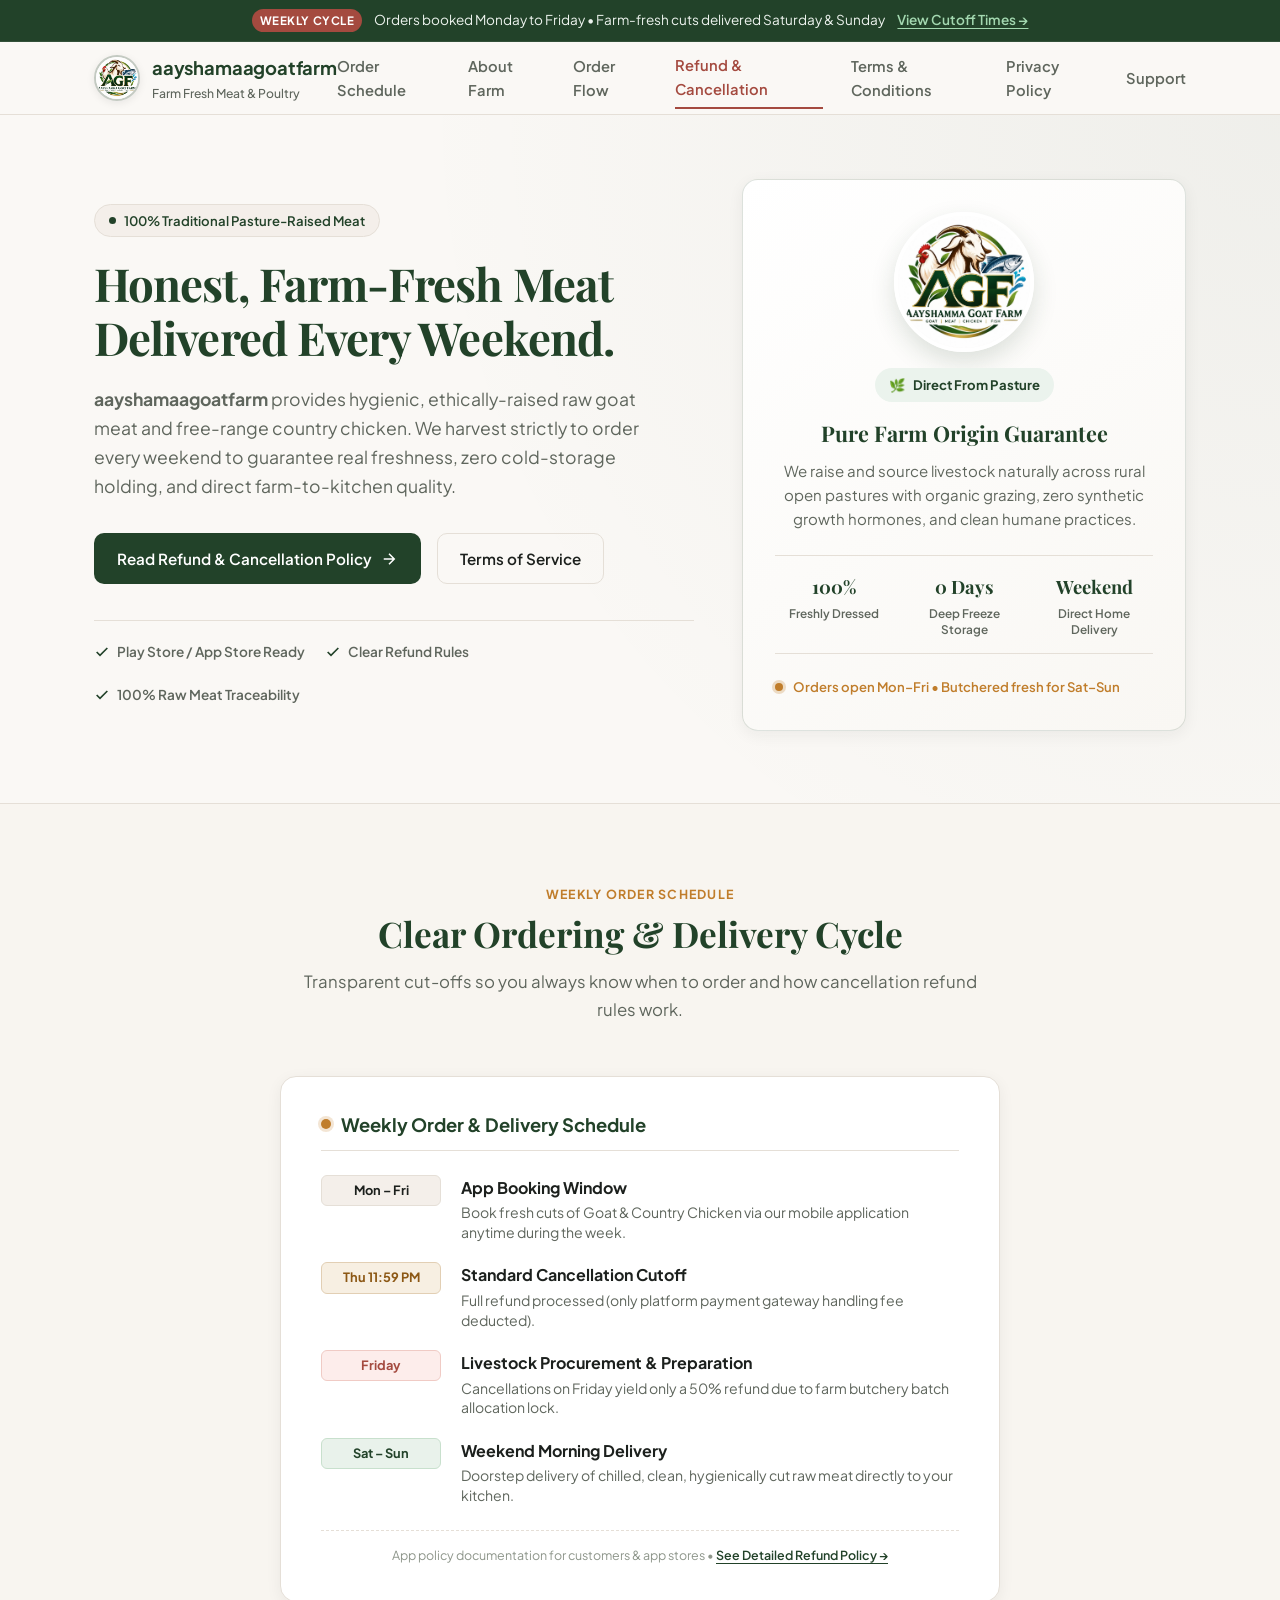
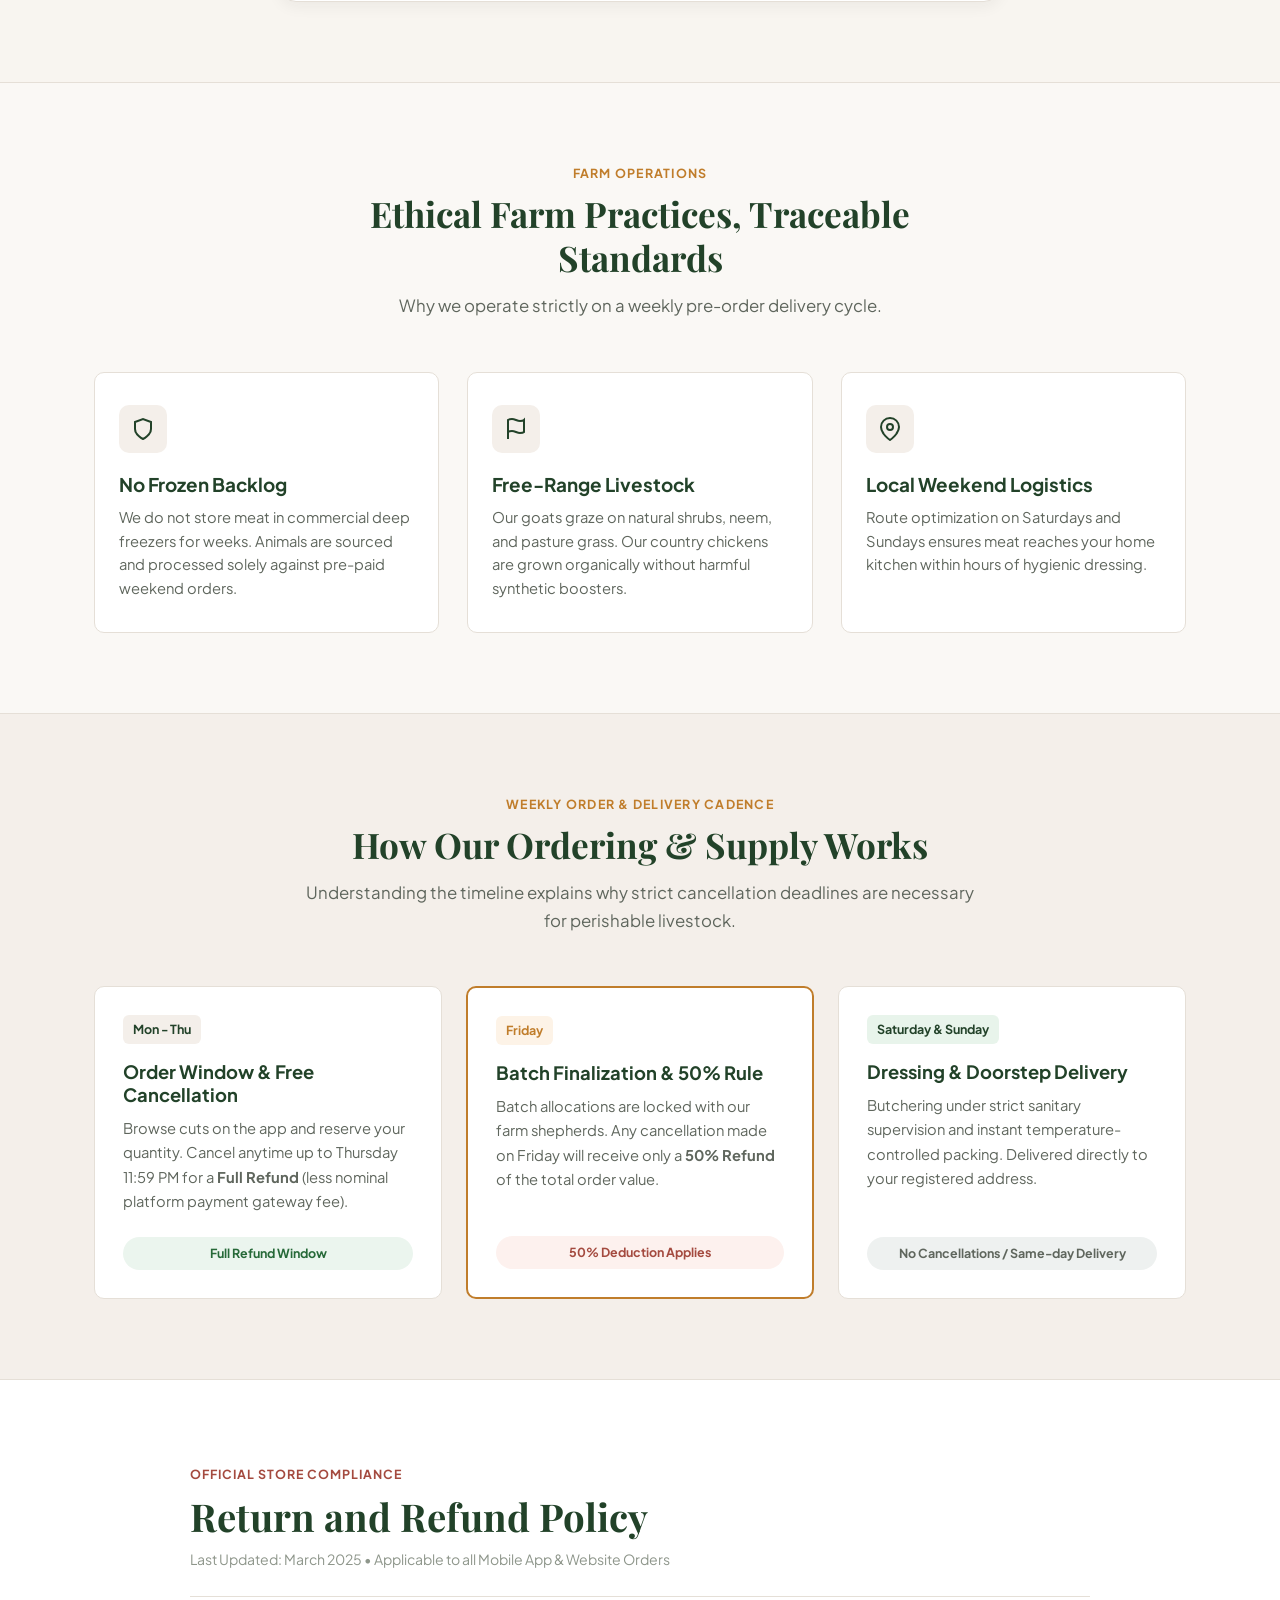
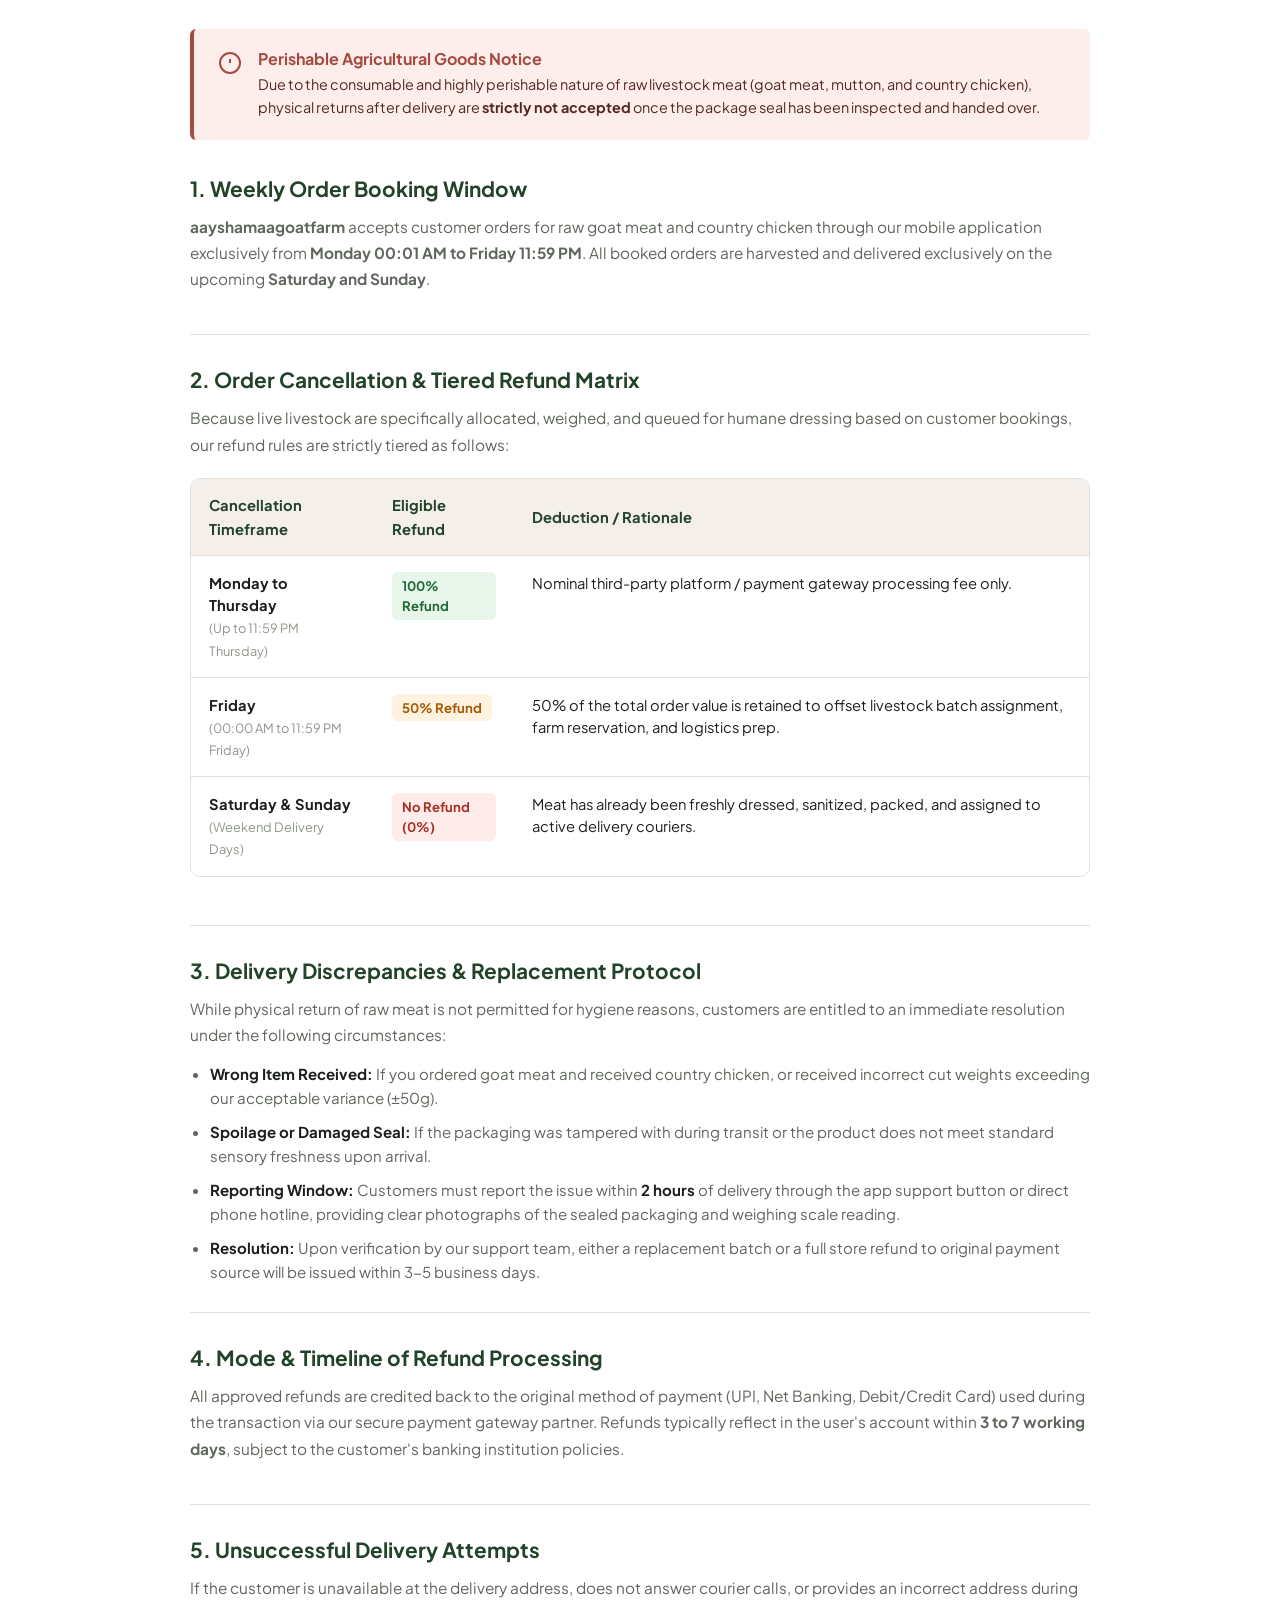
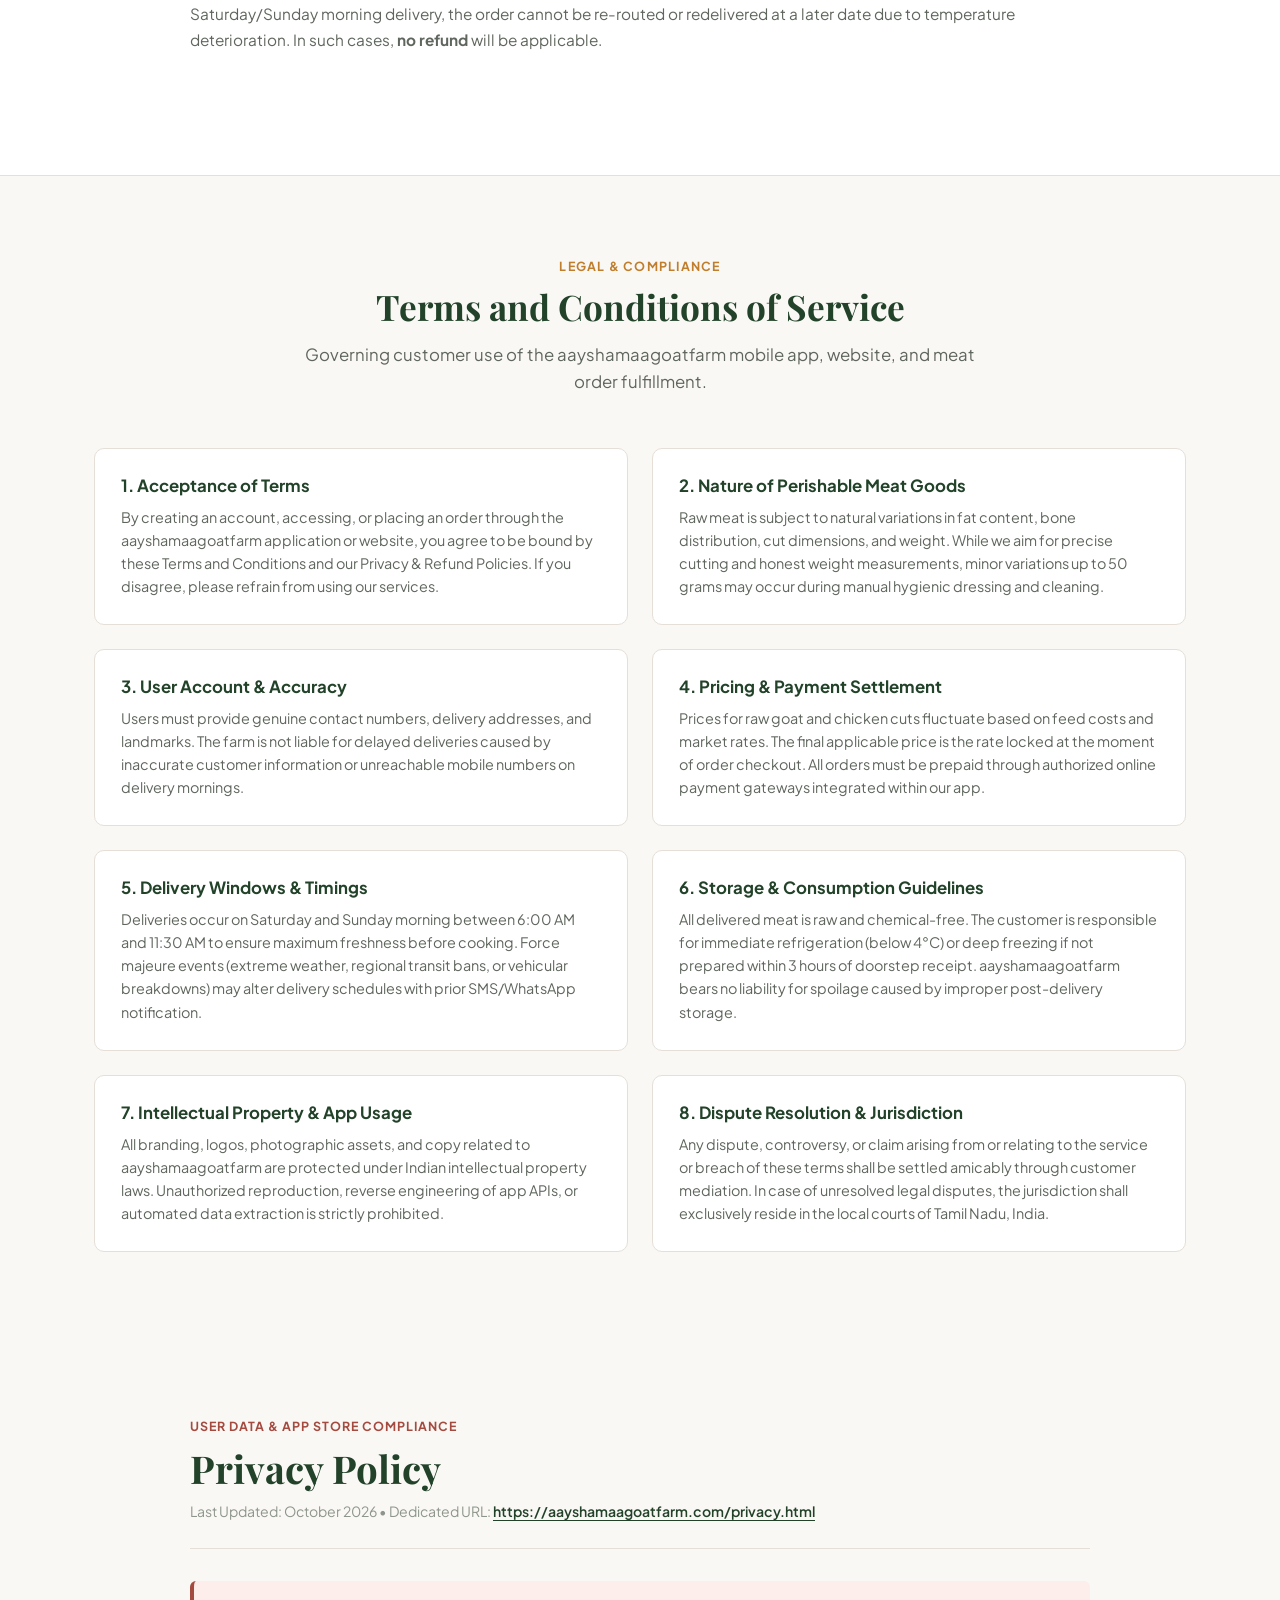
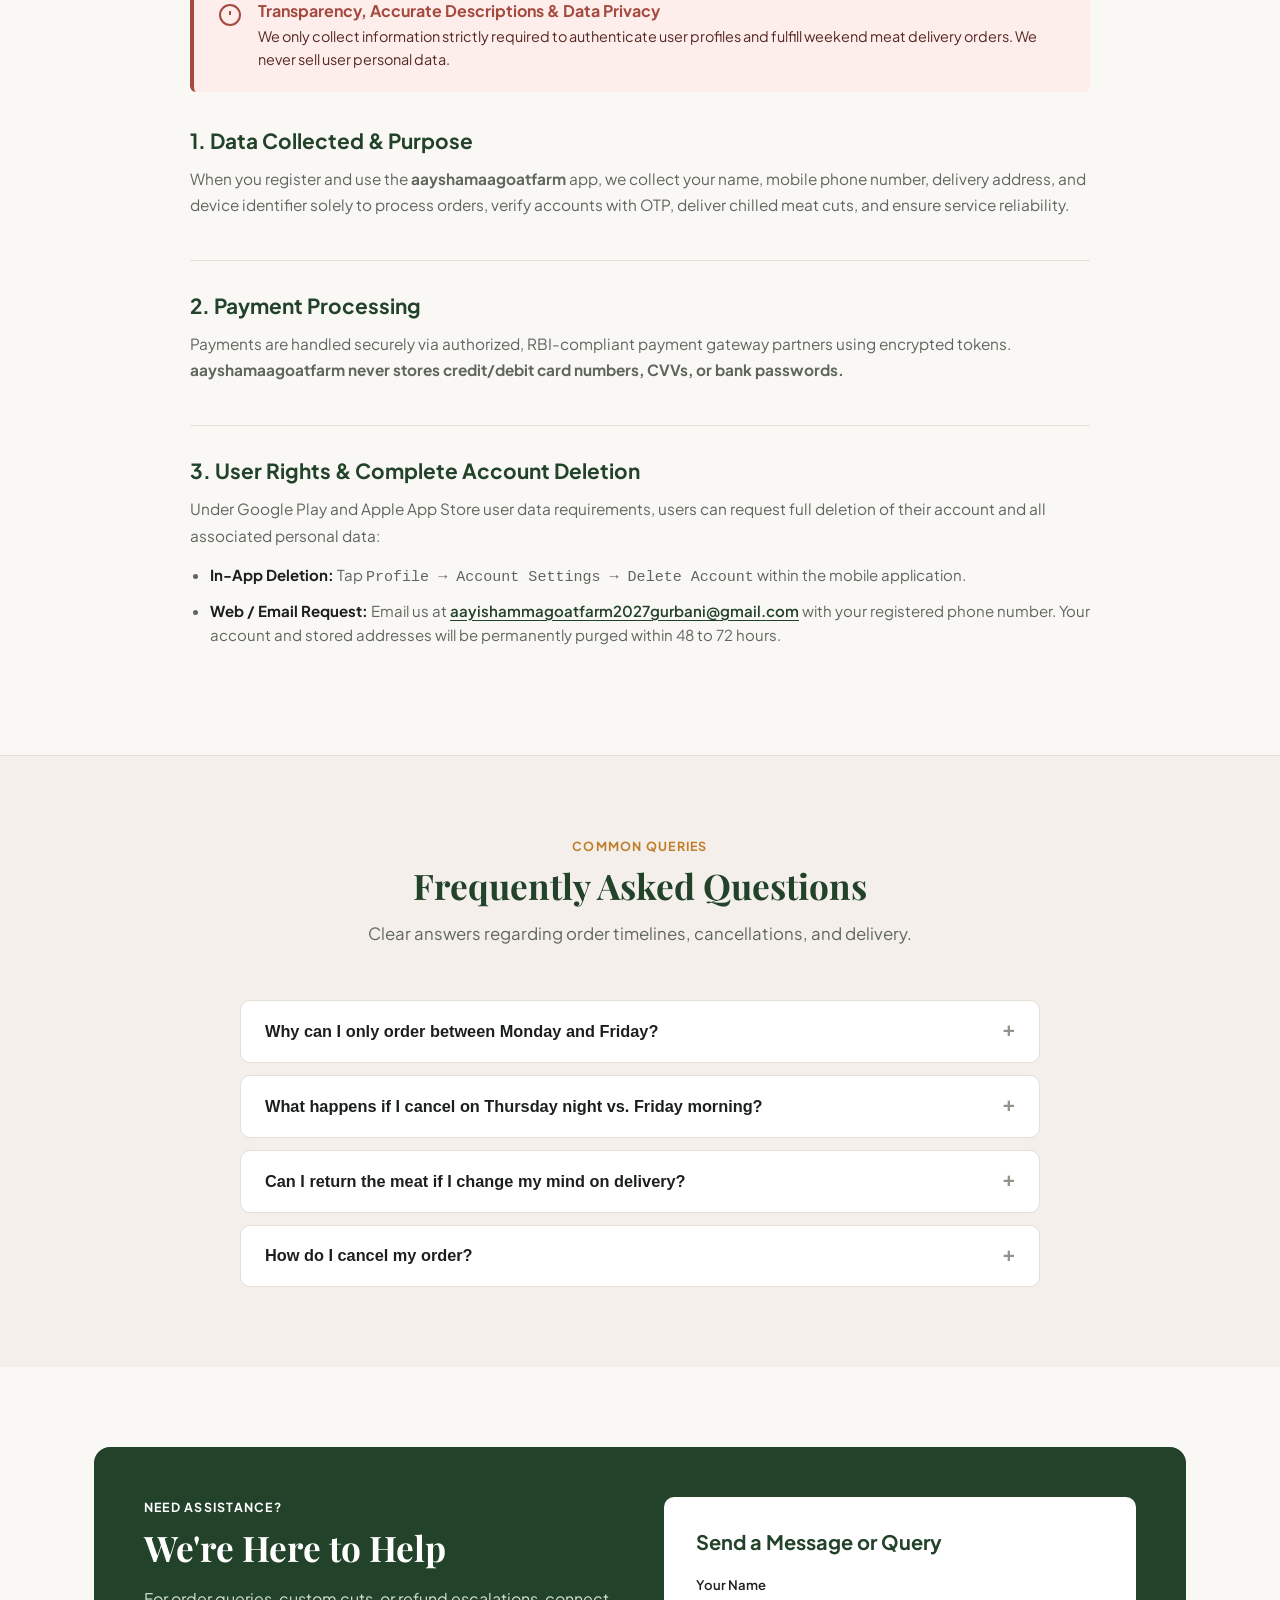
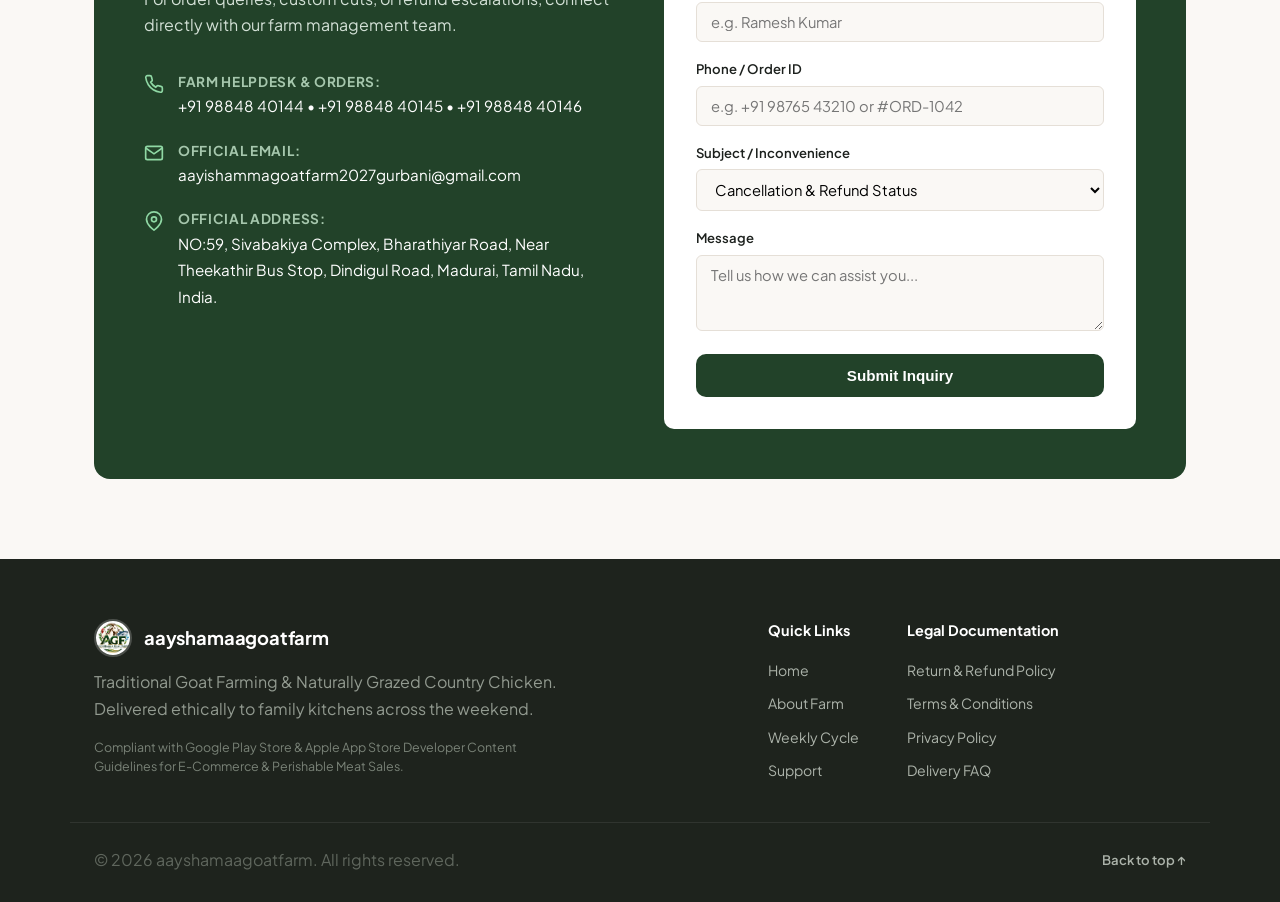
<file: index.html>
<!DOCTYPE html>
<html lang="en">
<head>
  <meta charset="UTF-8">
  <meta name="viewport" content="width=device-width, initial-scale=1.0">
  <title>aayshamaagoatfarm | Farm Fresh Goat & Country Chicken</title>
  <meta name="description" content="aayshamaagoatfarm - Ethical, wholesome, pasture-raised goat and country chicken meat delivered fresh to your doorstep every weekend. Official Terms of Service and Return & Refund Policy for Play Store and App Store compliance.">
  <link rel="preconnect" href="https://fonts.googleapis.com">
  <link rel="preconnect" href="https://fonts.gstatic.com" crossorigin>
  <link href="https://fonts.googleapis.com/css2?family=Plus+Jakarta+Sans:wght@400;500;600;700&family=Playfair+Display:ital,wght@0,600;0,700;1,400&family=JetBrains+Mono:wght@400;500&display=swap" rel="stylesheet">
  <link rel="icon" type="image/png" href="logo.png">
  <link rel="apple-touch-icon" href="logo.png">
  <link rel="stylesheet" href="style.css">
</head>
<body>

  <!-- Top Announcement Bar -->
  <aside class="top-bar">
    <div class="container top-bar-content">
      <span class="badge">Weekly Cycle</span>
      <span>Orders booked Monday to Friday &bull; Farm-fresh cuts delivered Saturday & Sunday</span>
      <a href="#schedule-guide" class="top-link">View Cutoff Times &rarr;</a>
    </div>
  </aside>

  <!-- Navigation -->
  <header class="site-header" id="site-header">
    <div class="container header-wrap">
      <a href="#hero" class="brand">
        <img src="logo.png" alt="aayshamaagoatfarm Logo" class="brand-logo-img">
        <div class="brand-text">
          <span class="brand-title">aayshamaagoatfarm</span>
          <span class="brand-sub">Farm Fresh Meat &amp; Poultry</span>
        </div>
      </a>

      <nav class="nav-links" id="nav-links">
        <a href="#order-schedule" class="nav-link">Order Schedule</a>
        <a href="#about" class="nav-link">About Farm</a>
        <a href="#schedule-guide" class="nav-link">Order Flow</a>
        <a href="#refund-policy" class="nav-link highlight-link">Refund &amp; Cancellation</a>
        <a href="#terms" class="nav-link">Terms &amp; Conditions</a>
        <a href="#privacy" class="nav-link">Privacy Policy</a>
        <a href="#contact" class="nav-link">Support</a>
      </nav>

      <button class="mobile-toggle" id="mobile-toggle" aria-label="Toggle Navigation Menu">
        <span></span>
        <span></span>
        <span></span>
      </button>
    </div>
  </header>

  <main>
    <!-- Hero Section -->
    <section class="hero" id="hero">
      <div class="container hero-layout">
        <div class="hero-text">
          <div class="pill-tag">
            <span class="dot"></span> 100% Traditional Pasture-Raised Meat
          </div>
          <h1>Honest, Farm-Fresh Meat Delivered Every Weekend.</h1>
          <p class="hero-desc">
            <strong>aayshamaagoatfarm</strong> provides hygienic, ethically-raised raw goat meat and free-range country chicken. We harvest strictly to order every weekend to guarantee real freshness, zero cold-storage holding, and direct farm-to-kitchen quality.
          </p>

          <div class="hero-actions">
            <a href="#refund-policy" class="btn btn-primary">
              Read Refund & Cancellation Policy
              <svg width="18" height="18" viewBox="0 0 24 24" fill="none" stroke="currentColor" stroke-width="2"><path d="M5 12h14M12 5l7 7-7 7"/></svg>
            </a>
            <a href="#terms" class="btn btn-outline">Terms of Service</a>
          </div>

          <div class="compliance-badges">
            <div class="c-badge">
              <svg width="16" height="16" viewBox="0 0 24 24" fill="none" stroke="currentColor" stroke-width="2.5"><polyline points="20 6 9 17 4 12"/></svg>
              <span>Play Store / App Store Ready</span>
            </div>
            <div class="c-badge">
              <svg width="16" height="16" viewBox="0 0 24 24" fill="none" stroke="currentColor" stroke-width="2.5"><polyline points="20 6 9 17 4 12"/></svg>
              <span>Clear Refund Rules</span>
            </div>
            <div class="c-badge">
              <svg width="16" height="16" viewBox="0 0 24 24" fill="none" stroke="currentColor" stroke-width="2.5"><polyline points="20 6 9 17 4 12"/></svg>
              <span>100% Raw Meat Traceability</span>
            </div>
          </div>
        </div>

        <div class="hero-card-panel">
          <div class="glass-card hero-showcase-card">
            <div class="hero-logo-display">
              <img src="logo.png" alt="aayshamaagoatfarm Emblem" class="showcase-logo-img">
            </div>
            <div class="showcase-badge">
              <span class="badge-icon">🌿</span>
              <span>Direct From Pasture</span>
            </div>
            <h3>Pure Farm Origin Guarantee</h3>
            <p class="showcase-text">We raise and source livestock naturally across rural open pastures with organic grazing, zero synthetic growth hormones, and clean humane practices.</p>
            
            <div class="showcase-stats">
              <div class="s-stat">
                <strong>100%</strong>
                <span>Freshly Dressed</span>
              </div>
              <div class="s-stat">
                <strong>0 Days</strong>
                <span>Deep Freeze Storage</span>
              </div>
              <div class="s-stat">
                <strong>Weekend</strong>
                <span>Direct Home Delivery</span>
              </div>
            </div>

            <div class="showcase-highlight">
              <div class="highlight-dot"></div>
              <span>Orders open Mon–Fri &bull; Butchered fresh for Sat–Sun</span>
            </div>
          </div>
        </div>
      </div>
    </section>

    <!-- Section 2: Weekly Order Schedule & Timeline (Moved from Hero) -->
    <section class="section schedule-showcase-section" id="order-schedule">
      <div class="container">
        <div class="section-title-wrap">
          <span class="sub-heading">Weekly Order Schedule</span>
          <h2>Clear Ordering &amp; Delivery Cycle</h2>
          <p class="section-sub">Transparent cut-offs so you always know when to order and how cancellation refund rules work.</p>
        </div>

        <div class="schedule-timeline-container">
          <div class="glass-card full-schedule-card">
            <div class="card-header">
              <span class="farm-indicator"></span>
              <h3>Weekly Order &amp; Delivery Schedule</h3>
            </div>

            <div class="timeline-quick expanded-timeline">
              <div class="t-item active">
                <div class="t-marker">Mon &ndash; Fri</div>
                <div class="t-body">
                  <strong>App Booking Window</strong>
                  <p>Book fresh cuts of Goat &amp; Country Chicken via our mobile application anytime during the week.</p>
                </div>
              </div>

              <div class="t-item warn">
                <div class="t-marker">Thu 11:59 PM</div>
                <div class="t-body">
                  <strong>Standard Cancellation Cutoff</strong>
                  <p>Full refund processed (only platform payment gateway handling fee deducted).</p>
                </div>
              </div>

              <div class="t-item alert">
                <div class="t-marker">Friday</div>
                <div class="t-body">
                  <strong>Livestock Procurement &amp; Preparation</strong>
                  <p>Cancellations on Friday yield only a 50% refund due to farm butchery batch allocation lock.</p>
                </div>
              </div>

              <div class="t-item success">
                <div class="t-marker">Sat &ndash; Sun</div>
                <div class="t-body">
                  <strong>Weekend Morning Delivery</strong>
                  <p>Doorstep delivery of chilled, clean, hygienically cut raw meat directly to your kitchen.</p>
                </div>
              </div>
            </div>

            <div class="card-footer-note">
              <span>App policy documentation for customers &amp; app stores &bull; <a href="#refund-policy" class="text-link">See Detailed Refund Policy &rarr;</a></span>
            </div>
          </div>
        </div>
      </div>
    </section>

    <!-- Section 3: Key Highlights / About Farm (Moved to 3rd) -->
    <section class="section about-section" id="about">
      <div class="container">
        <div class="section-title-wrap">
          <span class="sub-heading">Farm Operations</span>
          <h2>Ethical Farm Practices, Traceable Standards</h2>
          <p class="section-sub">Why we operate strictly on a weekly pre-order delivery cycle.</p>
        </div>

        <div class="features-grid">
          <article class="feature-card">
            <div class="feature-icon">
              <svg width="24" height="24" viewBox="0 0 24 24" fill="none" stroke="currentColor" stroke-width="2"><path d="M12 22s8-4 8-10V5l-8-3-8 3v7c0 6 8 10 8 10z"/></svg>
            </div>
            <h3>No Frozen Backlog</h3>
            <p>We do not store meat in commercial deep freezers for weeks. Animals are sourced and processed solely against pre-paid weekend orders.</p>
          </article>

          <article class="feature-card">
            <div class="feature-icon">
              <svg width="24" height="24" viewBox="0 0 24 24" fill="none" stroke="currentColor" stroke-width="2"><path d="M4 15s1-1 4-1 5 2 8 2 4-1 4-1V3s-1 1-4 1-5-2-8-2-4 1-4 1z"/><line x1="4" y1="22" x2="4" y2="15"/></svg>
            </div>
            <h3>Free-Range Livestock</h3>
            <p>Our goats graze on natural shrubs, neem, and pasture grass. Our country chickens are grown organically without harmful synthetic boosters.</p>
          </article>

          <article class="feature-card">
            <div class="feature-icon">
              <svg width="24" height="24" viewBox="0 0 24 24" fill="none" stroke="currentColor" stroke-width="2"><path d="M21 10c0 7-9 13-9 13s-9-6-9-13a9 9 0 0 1 18 0z"/><circle cx="12" cy="10" r="3"/></svg>
            </div>
            <h3>Local Weekend Logistics</h3>
            <p>Route optimization on Saturdays and Sundays ensures meat reaches your home kitchen within hours of hygienic dressing.</p>
          </article>
        </div>
      </div>
    </section>

    <!-- Visual Schedule Guide -->
    <section class="section schedule-section" id="schedule-guide">
      <div class="container">
        <div class="section-title-wrap">
          <span class="sub-heading">Weekly Order & Delivery Cadence</span>
          <h2>How Our Ordering & Supply Works</h2>
          <p class="section-sub">Understanding the timeline explains why strict cancellation deadlines are necessary for perishable livestock.</p>
        </div>

        <div class="schedule-track">
          <div class="day-card" data-step="1">
            <div class="day-badge">Mon - Thu</div>
            <h4>Order Window & Free Cancellation</h4>
            <p>Browse cuts on the app and reserve your quantity. Cancel anytime up to Thursday 11:59 PM for a <strong>Full Refund</strong> (less nominal platform payment gateway fee).</p>
            <div class="status-pill status-ok">Full Refund Window</div>
          </div>

          <div class="day-card highlight-border" data-step="2">
            <div class="day-badge warning-bg">Friday</div>
            <h4>Batch Finalization & 50% Rule</h4>
            <p>Batch allocations are locked with our farm shepherds. Any cancellation made on Friday will receive only a <strong>50% Refund</strong> of the total order value.</p>
            <div class="status-pill status-warn">50% Deduction Applies</div>
          </div>

          <div class="day-card" data-step="3">
            <div class="day-badge success-bg">Saturday & Sunday</div>
            <h4>Dressing & Doorstep Delivery</h4>
            <p>Butchering under strict sanitary supervision and instant temperature-controlled packing. Delivered directly to your registered address.</p>
            <div class="status-pill status-lock">No Cancellations / Same-day Delivery</div>
          </div>
        </div>
      </div>
    </section>

    <!-- Return & Refund Policy (Core Compliance Section) -->
    <section class="section policy-section" id="refund-policy">
      <div class="container">
        <div class="policy-wrapper">
          <div class="policy-header">
            <div class="policy-tag">Official Store Compliance</div>
            <h2>Return and Refund Policy</h2>
            <p class="effective-date">Last Updated: March 2025 &bull; Applicable to all Mobile App & Website Orders</p>
          </div>

          <!-- Refund Notice Box -->
          <div class="policy-callout">
            <div class="callout-icon">
              <svg width="24" height="24" viewBox="0 0 24 24" fill="none" stroke="currentColor" stroke-width="2"><circle cx="12" cy="12" r="10"/><line x1="12" y1="8" x2="12" y2="12"/><line x1="12" y1="16" x2="12.01" y2="16"/></svg>
            </div>
            <div class="callout-text">
              <h4>Perishable Agricultural Goods Notice</h4>
              <p>Due to the consumable and highly perishable nature of raw livestock meat (goat meat, mutton, and country chicken), physical returns after delivery are <strong>strictly not accepted</strong> once the package seal has been inspected and handed over.</p>
            </div>
          </div>

          <!-- Policy Breakdown Accordion / Cards -->
          <div class="policy-blocks">
            
            <div class="policy-block">
              <h3>1. Weekly Order Booking Window</h3>
              <p><strong>aayshamaagoatfarm</strong> accepts customer orders for raw goat meat and country chicken through our mobile application exclusively from <strong>Monday 00:01 AM to Friday 11:59 PM</strong>. All booked orders are harvested and delivered exclusively on the upcoming <strong>Saturday and Sunday</strong>.</p>
            </div>

            <div class="policy-block highlight-block">
              <h3>2. Order Cancellation & Tiered Refund Matrix</h3>
              <p>Because live livestock are specifically allocated, weighed, and queued for humane dressing based on customer bookings, our refund rules are strictly tiered as follows:</p>

              <div class="table-responsive">
                <table class="policy-table">
                  <thead>
                    <tr>
                      <th>Cancellation Timeframe</th>
                      <th>Eligible Refund</th>
                      <th>Deduction / Rationale</th>
                    </tr>
                  </thead>
                  <tbody>
                    <tr>
                      <td>
                        <strong>Monday to Thursday</strong><br>
                        <span class="text-muted">(Up to 11:59 PM Thursday)</span>
                      </td>
                      <td>
                        <span class="tag-refund tag-full">100% Refund</span>
                      </td>
                      <td>Nominal third-party platform / payment gateway processing fee only.</td>
                    </tr>
                    <tr>
                      <td>
                        <strong>Friday</strong><br>
                        <span class="text-muted">(00:00 AM to 11:59 PM Friday)</span>
                      </td>
                      <td>
                        <span class="tag-refund tag-half">50% Refund</span>
                      </td>
                      <td>
                        50% of the total order value is retained to offset livestock batch assignment, farm reservation, and logistics prep.
                      </td>
                    </tr>
                    <tr>
                      <td>
                        <strong>Saturday & Sunday</strong><br>
                        <span class="text-muted">(Weekend Delivery Days)</span>
                      </td>
                      <td>
                        <span class="tag-refund tag-none">No Refund (0%)</span>
                      </td>
                      <td>
                        Meat has already been freshly dressed, sanitized, packed, and assigned to active delivery couriers.
                      </td>
                    </tr>
                  </tbody>
                </table>
              </div>
            </div>

            <div class="policy-block">
              <h3>3. Delivery Discrepancies & Replacement Protocol</h3>
              <p>While physical return of raw meat is not permitted for hygiene reasons, customers are entitled to an immediate resolution under the following circumstances:</p>
              <ul>
                <li><strong>Wrong Item Received:</strong> If you ordered goat meat and received country chicken, or received incorrect cut weights exceeding our acceptable variance (&plusmn;50g).</li>
                <li><strong>Spoilage or Damaged Seal:</strong> If the packaging was tampered with during transit or the product does not meet standard sensory freshness upon arrival.</li>
                <li><strong>Reporting Window:</strong> Customers must report the issue within <strong>2 hours</strong> of delivery through the app support button or direct phone hotline, providing clear photographs of the sealed packaging and weighing scale reading.</li>
                <li><strong>Resolution:</strong> Upon verification by our support team, either a replacement batch or a full store refund to original payment source will be issued within 3-5 business days.</li>
              </ul>
            </div>

            <div class="policy-block">
              <h3>4. Mode & Timeline of Refund Processing</h3>
              <p>All approved refunds are credited back to the original method of payment (UPI, Net Banking, Debit/Credit Card) used during the transaction via our secure payment gateway partner. Refunds typically reflect in the user's account within <strong>3 to 7 working days</strong>, subject to the customer's banking institution policies.</p>
            </div>

            <div class="policy-block">
              <h3>5. Unsuccessful Delivery Attempts</h3>
              <p>If the customer is unavailable at the delivery address, does not answer courier calls, or provides an incorrect address during Saturday/Sunday morning delivery, the order cannot be re-routed or redelivered at a later date due to temperature deterioration. In such cases, <strong>no refund</strong> will be applicable.</p>
            </div>

          </div>
        </div>
      </div>
    </section>

    <!-- Terms and Conditions Section -->
    <section class="section terms-section" id="terms">
      <div class="container">
        <div class="terms-wrapper">
          <div class="section-title-wrap">
            <span class="sub-heading">Legal & Compliance</span>
            <h2>Terms and Conditions of Service</h2>
            <p class="section-sub">Governing customer use of the aayshamaagoatfarm mobile app, website, and meat order fulfillment.</p>
          </div>

          <div class="terms-grid">
            <article class="term-card">
              <h4>1. Acceptance of Terms</h4>
              <p>By creating an account, accessing, or placing an order through the aayshamaagoatfarm application or website, you agree to be bound by these Terms and Conditions and our Privacy & Refund Policies. If you disagree, please refrain from using our services.</p>
            </article>

            <article class="term-card">
              <h4>2. Nature of Perishable Meat Goods</h4>
              <p>Raw meat is subject to natural variations in fat content, bone distribution, cut dimensions, and weight. While we aim for precise cutting and honest weight measurements, minor variations up to 50 grams may occur during manual hygienic dressing and cleaning.</p>
            </article>

            <article class="term-card">
              <h4>3. User Account & Accuracy</h4>
              <p>Users must provide genuine contact numbers, delivery addresses, and landmarks. The farm is not liable for delayed deliveries caused by inaccurate customer information or unreachable mobile numbers on delivery mornings.</p>
            </article>

            <article class="term-card">
              <h4>4. Pricing & Payment Settlement</h4>
              <p>Prices for raw goat and chicken cuts fluctuate based on feed costs and market rates. The final applicable price is the rate locked at the moment of order checkout. All orders must be prepaid through authorized online payment gateways integrated within our app.</p>
            </article>

            <article class="term-card">
              <h4>5. Delivery Windows & Timings</h4>
              <p>Deliveries occur on Saturday and Sunday morning between 6:00 AM and 11:30 AM to ensure maximum freshness before cooking. Force majeure events (extreme weather, regional transit bans, or vehicular breakdowns) may alter delivery schedules with prior SMS/WhatsApp notification.</p>
            </article>

            <article class="term-card">
              <h4>6. Storage & Consumption Guidelines</h4>
              <p>All delivered meat is raw and chemical-free. The customer is responsible for immediate refrigeration (below 4&deg;C) or deep freezing if not prepared within 3 hours of doorstep receipt. aayshamaagoatfarm bears no liability for spoilage caused by improper post-delivery storage.</p>
            </article>

            <article class="term-card">
              <h4>7. Intellectual Property & App Usage</h4>
              <p>All branding, logos, photographic assets, and copy related to aayshamaagoatfarm are protected under Indian intellectual property laws. Unauthorized reproduction, reverse engineering of app APIs, or automated data extraction is strictly prohibited.</p>
            </article>

            <article class="term-card">
              <h4>8. Dispute Resolution & Jurisdiction</h4>
              <p>Any dispute, controversy, or claim arising from or relating to the service or breach of these terms shall be settled amicably through customer mediation. In case of unresolved legal disputes, the jurisdiction shall exclusively reside in the local courts of Tamil Nadu, India.</p>
            </article>
          </div>
        </div>
      </div>
    </section>

    <!-- Privacy Policy Section (Google Play & App Store Compliance) -->
    <section class="section privacy-section" id="privacy">
      <div class="container">
        <div class="policy-wrapper">
          <div class="policy-header">
            <div class="policy-tag">User Data &amp; App Store Compliance</div>
            <h2>Privacy Policy</h2>
            <p class="effective-date">Last Updated: October 2026 &bull; Dedicated URL: <a href="privacy.html" class="text-link">https://aayshamaagoatfarm.com/privacy.html</a></p>
          </div>

          <div class="policy-callout">
            <div class="callout-icon">
              <svg width="24" height="24" viewBox="0 0 24 24" fill="none" stroke="currentColor" stroke-width="2"><circle cx="12" cy="12" r="10"/><line x1="12" y1="8" x2="12" y2="12"/><line x1="12" y1="16" x2="12.01" y2="16"/></svg>
            </div>
            <div class="callout-text">
              <h4>Transparency, Accurate Descriptions &amp; Data Privacy</h4>
              <p>We only collect information strictly required to authenticate user profiles and fulfill weekend meat delivery orders. We never sell user personal data.</p>
            </div>
          </div>

          <div class="policy-blocks">
            <div class="policy-block">
              <h3>1. Data Collected &amp; Purpose</h3>
              <p>When you register and use the <strong>aayshamaagoatfarm</strong> app, we collect your name, mobile phone number, delivery address, and device identifier solely to process orders, verify accounts with OTP, deliver chilled meat cuts, and ensure service reliability.</p>
            </div>

            <div class="policy-block">
              <h3>2. Payment Processing</h3>
              <p>Payments are handled securely via authorized, RBI-compliant payment gateway partners using encrypted tokens. <strong>aayshamaagoatfarm never stores credit/debit card numbers, CVVs, or bank passwords.</strong></p>
            </div>

            <div class="policy-block highlight-block">
              <h3>3. User Rights &amp; Complete Account Deletion</h3>
              <p>Under Google Play and Apple App Store user data requirements, users can request full deletion of their account and all associated personal data:</p>
              <ul>
                <li><strong>In-App Deletion:</strong> Tap <code>Profile &rarr; Account Settings &rarr; Delete Account</code> within the mobile application.</li>
                <li><strong>Web / Email Request:</strong> Email us at <a href="mailto:aayishammagoatfarm2027gurbani@gmail.com" class="text-link">aayishammagoatfarm2027gurbani@gmail.com</a> with your registered phone number. Your account and stored addresses will be permanently purged within 48 to 72 hours.</li>
              </ul>
            </div>
          </div>
        </div>
      </div>
    </section>

    <!-- Interactive FAQ Component -->
    <section class="section faq-section" id="faq">
      <div class="container">
        <div class="section-title-wrap">
          <span class="sub-heading">Common Queries</span>
          <h2>Frequently Asked Questions</h2>
          <p class="section-sub">Clear answers regarding order timelines, cancellations, and delivery.</p>
        </div>

        <div class="faq-accordion">
          <div class="faq-item">
            <button class="faq-question">
              <span>Why can I only order between Monday and Friday?</span>
              <span class="faq-icon">+</span>
            </button>
            <div class="faq-answer">
              <p>Unlike commercial butchers who keep meat frozen for weeks, we operate on a harvest-to-order model. Weekday orders allow us to source and allocate natural, free-range livestock responsibly and butcher fresh specifically for Saturday and Sunday delivery.</p>
            </div>
          </div>

          <div class="faq-item">
            <button class="faq-question">
              <span>What happens if I cancel on Thursday night vs. Friday morning?</span>
              <span class="faq-icon">+</span>
            </button>
            <div class="faq-answer">
              <p>If you cancel by Thursday 11:59 PM, you receive a <strong>100% refund</strong> (minus third-party payment gateway transaction charge). From Friday 12:00 AM onwards, our farm batching and butcher allocations are locked, which is why a <strong>50% refund</strong> applies to Friday cancellations.</p>
            </div>
          </div>

          <div class="faq-item">
            <button class="faq-question">
              <span>Can I return the meat if I change my mind on delivery?</span>
              <span class="faq-icon">+</span>
            </button>
            <div class="faq-answer">
              <p>No. Food safety regulations and hygiene standards prohibit us from accepting returned raw meat once handed over to the customer. However, if there is a verified packaging tear or quality flaw at delivery, contact us within 2 hours with photos for a prompt replacement or refund.</p>
            </div>
          </div>

          <div class="faq-item">
            <button class="faq-question">
              <span>How do I cancel my order?</span>
              <span class="faq-icon">+</span>
            </button>
            <div class="faq-answer">
              <p>Open the aayshamaagoatfarm mobile app, go to <strong>My Orders &rarr; Active Order &rarr; Cancel Order</strong>. The system will automatically calculate your eligible refund based on the day of cancellation and credit it back to your source account.</p>
            </div>
          </div>
        </div>
      </div>
    </section>

    <!-- Support & Contact Section -->
    <section class="section contact-section" id="contact">
      <div class="container">
        <div class="contact-card">
          <div class="contact-info">
            <span class="sub-heading text-white">Need Assistance?</span>
            <h2>We're Here to Help</h2>
            <p>For order queries, custom cuts, or refund escalations, connect directly with our farm management team.</p>

            <div class="contact-details">
              <div class="contact-row">
                <svg width="20" height="20" viewBox="0 0 24 24" fill="none" stroke="currentColor" stroke-width="2"><path d="M22 16.92v3a2 2 0 0 1-2.18 2 19.79 19.79 0 0 1-8.63-3.07 19.5 19.5 0 0 1-6-6 19.79 19.79 0 0 1-3.07-8.67A2 2 0 0 1 4.11 2h3a2 2 0 0 1 2 1.72 12.84 12.84 0 0 0 .7 2.81 2 2 0 0 1-.45 2.11L8.09 9.91a16 16 0 0 0 6 6l1.27-1.27a2 2 0 0 1 2.11-.45 12.84 12.84 0 0 0 2.81.7A2 2 0 0 1 22 16.92z"/></svg>
                <div>
                  <strong>Farm Helpdesk &amp; Orders:</strong>
                  <span><a href="tel:+919884840144" class="text-white">+91 98848 40144</a> &bull; <a href="tel:+919884840145" class="text-white">+91 98848 40145</a> &bull; <a href="tel:+919884840146" class="text-white">+91 98848 40146</a></span>
                </div>
              </div>

              <div class="contact-row">
                <svg width="20" height="20" viewBox="0 0 24 24" fill="none" stroke="currentColor" stroke-width="2"><path d="M4 4h16c1.1 0 2 .9 2 2v12c0 1.1-.9 2-2 2H4c-1.1 0-2-.9-2-2V6c0-1.1.9-2 2-2z"/><polyline points="22,6 12,13 2,6"/></svg>
                <div>
                  <strong>Official Email:</strong>
                  <span><a href="mailto:aayishammagoatfarm2027gurbani@gmail.com" class="text-white">aayishammagoatfarm2027gurbani@gmail.com</a></span>
                </div>
              </div>

              <div class="contact-row">
                <svg width="20" height="20" viewBox="0 0 24 24" fill="none" stroke="currentColor" stroke-width="2"><path d="M21 10c0 7-9 13-9 13s-9-6-9-13a9 9 0 0 1 18 0z"/><circle cx="12" cy="10" r="3"/></svg>
                <div>
                  <strong>Official Address:</strong>
                  <span>NO:59, Sivabakiya Complex, Bharathiyar Road, Near Theekathir Bus Stop, Dindigul Road, Madurai, Tamil Nadu, India.</span>
                </div>
              </div>
            </div>
          </div>

          <div class="contact-form-box">
            <h3>Send a Message or Query</h3>
            <form id="contactForm" onsubmit="event.preventDefault(); alert('Thank you! Your query has been logged. Our customer team will reach out within 2-4 hours.'); this.reset();">
              <div class="form-group">
                <label for="name">Your Name</label>
                <input type="text" id="name" required placeholder="e.g. Ramesh Kumar">
              </div>
              <div class="form-group">
                <label for="phone">Phone / Order ID</label>
                <input type="text" id="phone" required placeholder="e.g. +91 98765 43210 or #ORD-1042">
              </div>
              <div class="form-group">
                <label for="issue">Subject / Inconvenience</label>
                <select id="issue">
                  <option value="refund">Cancellation & Refund Status</option>
                  <option value="order">Order Tracking (Sat / Sun)</option>
                  <option value="quality">Delivery Quality & Weight</option>
                  <option value="general">General App Inquiry</option>
                </select>
              </div>
              <div class="form-group">
                <label for="msg">Message</label>
                <textarea id="msg" rows="3" placeholder="Tell us how we can assist you..."></textarea>
              </div>
              <button type="submit" class="btn btn-primary btn-block">Submit Inquiry</button>
            </form>
          </div>
        </div>
      </div>
    </section>
  </main>

  <!-- Footer -->
  <footer class="site-footer">
    <div class="container footer-content">
      <div class="footer-left">
        <div class="footer-brand-wrap">
          <img src="logo.png" alt="aayshamaagoatfarm Logo" class="footer-logo-img">
          <div class="brand-title text-white">aayshamaagoatfarm</div>
        </div>
        <p class="footer-desc">Traditional Goat Farming & Naturally Grazed Country Chicken. Delivered ethically to family kitchens across the weekend.</p>
        <div class="compliance-text">
          <span>Compliant with Google Play Store & Apple App Store Developer Content Guidelines for E-Commerce & Perishable Meat Sales.</span>
        </div>
      </div>

      <div class="footer-links">
        <div class="footer-col">
          <strong>Quick Links</strong>
          <a href="#hero">Home</a>
          <a href="#about">About Farm</a>
          <a href="#schedule-guide">Weekly Cycle</a>
          <a href="#contact">Support</a>
        </div>

        <div class="footer-col">
          <strong>Legal Documentation</strong>
          <a href="#refund-policy">Return &amp; Refund Policy</a>
          <a href="#terms">Terms &amp; Conditions</a>
          <a href="privacy.html">Privacy Policy</a>
          <a href="#faq">Delivery FAQ</a>
        </div>
      </div>
    </div>

    <div class="container footer-bottom">
      <p>&copy; <span id="currentYear"></span> aayshamaagoatfarm. All rights reserved.</p>
      <a href="#site-header" class="back-to-top">Back to top &uarr;</a>
    </div>
  </footer>

  <script src="script.js"></script>
</body>
</html>
</file>
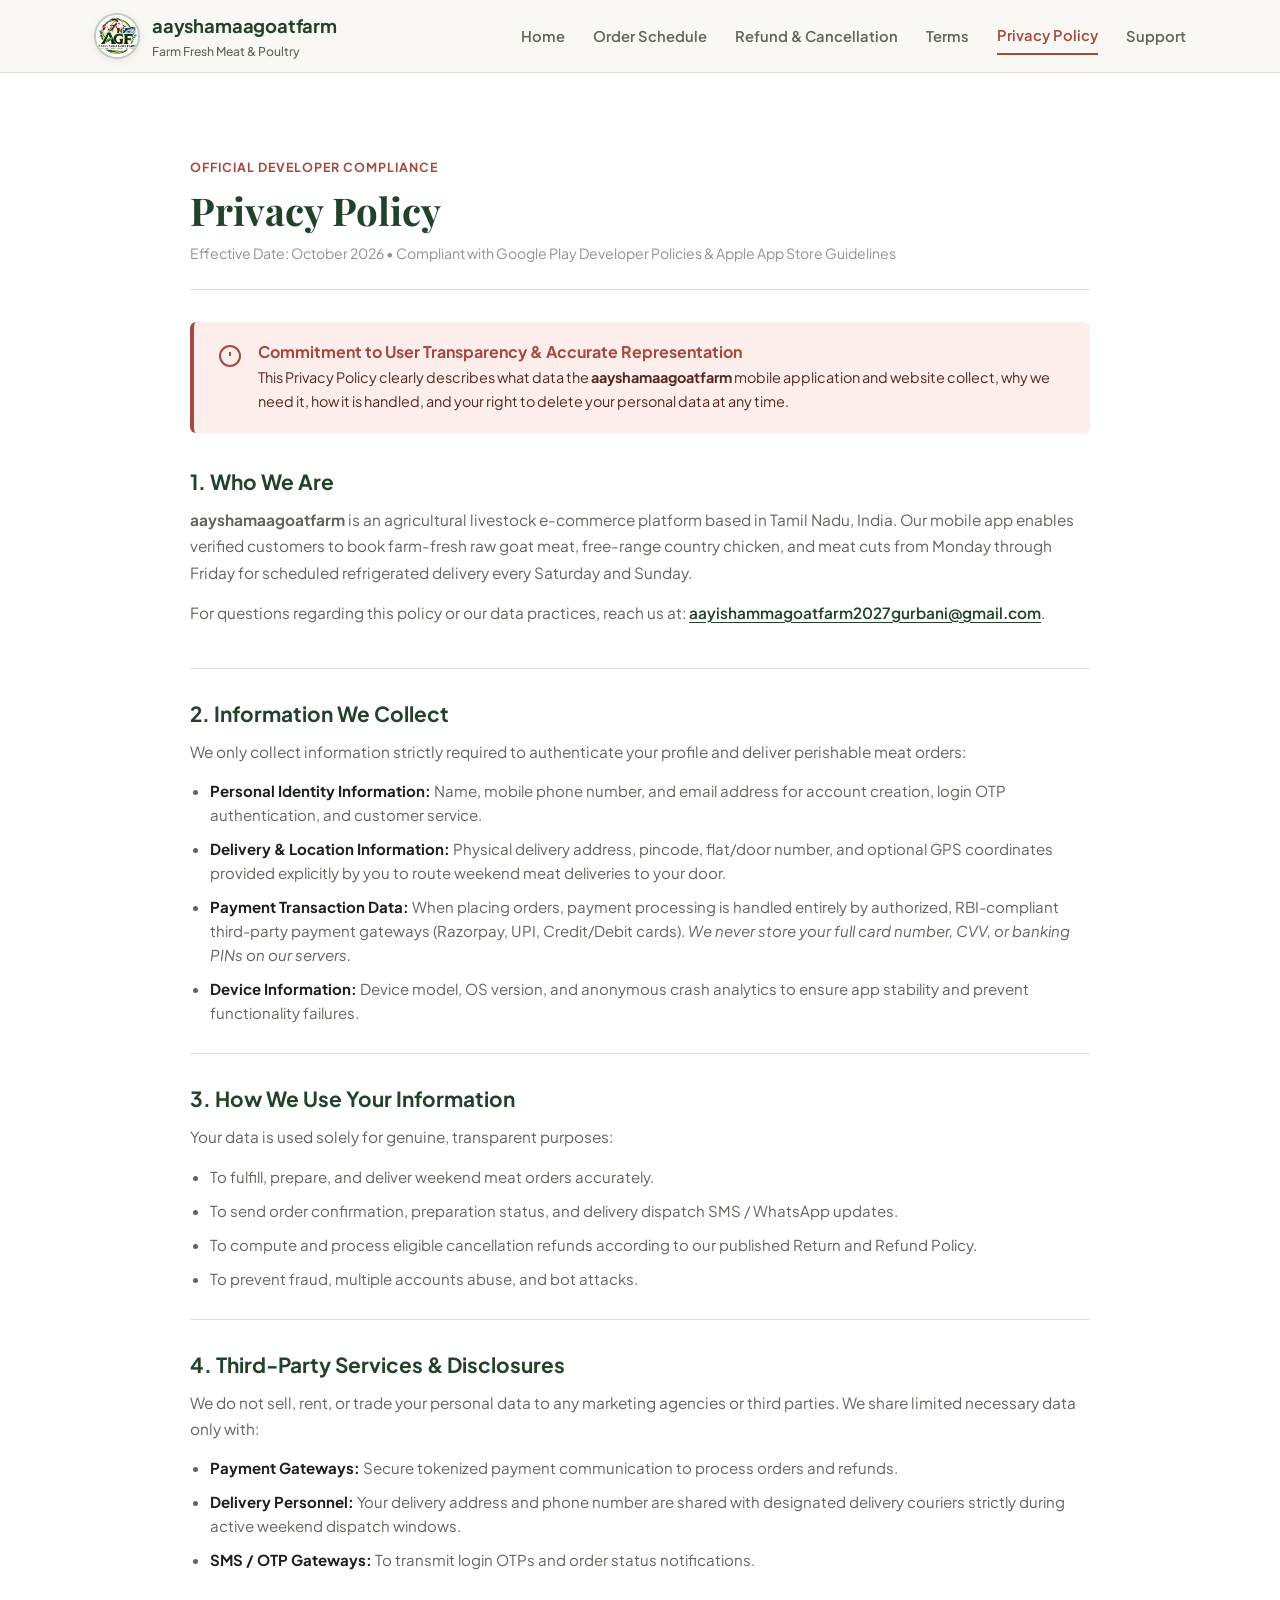
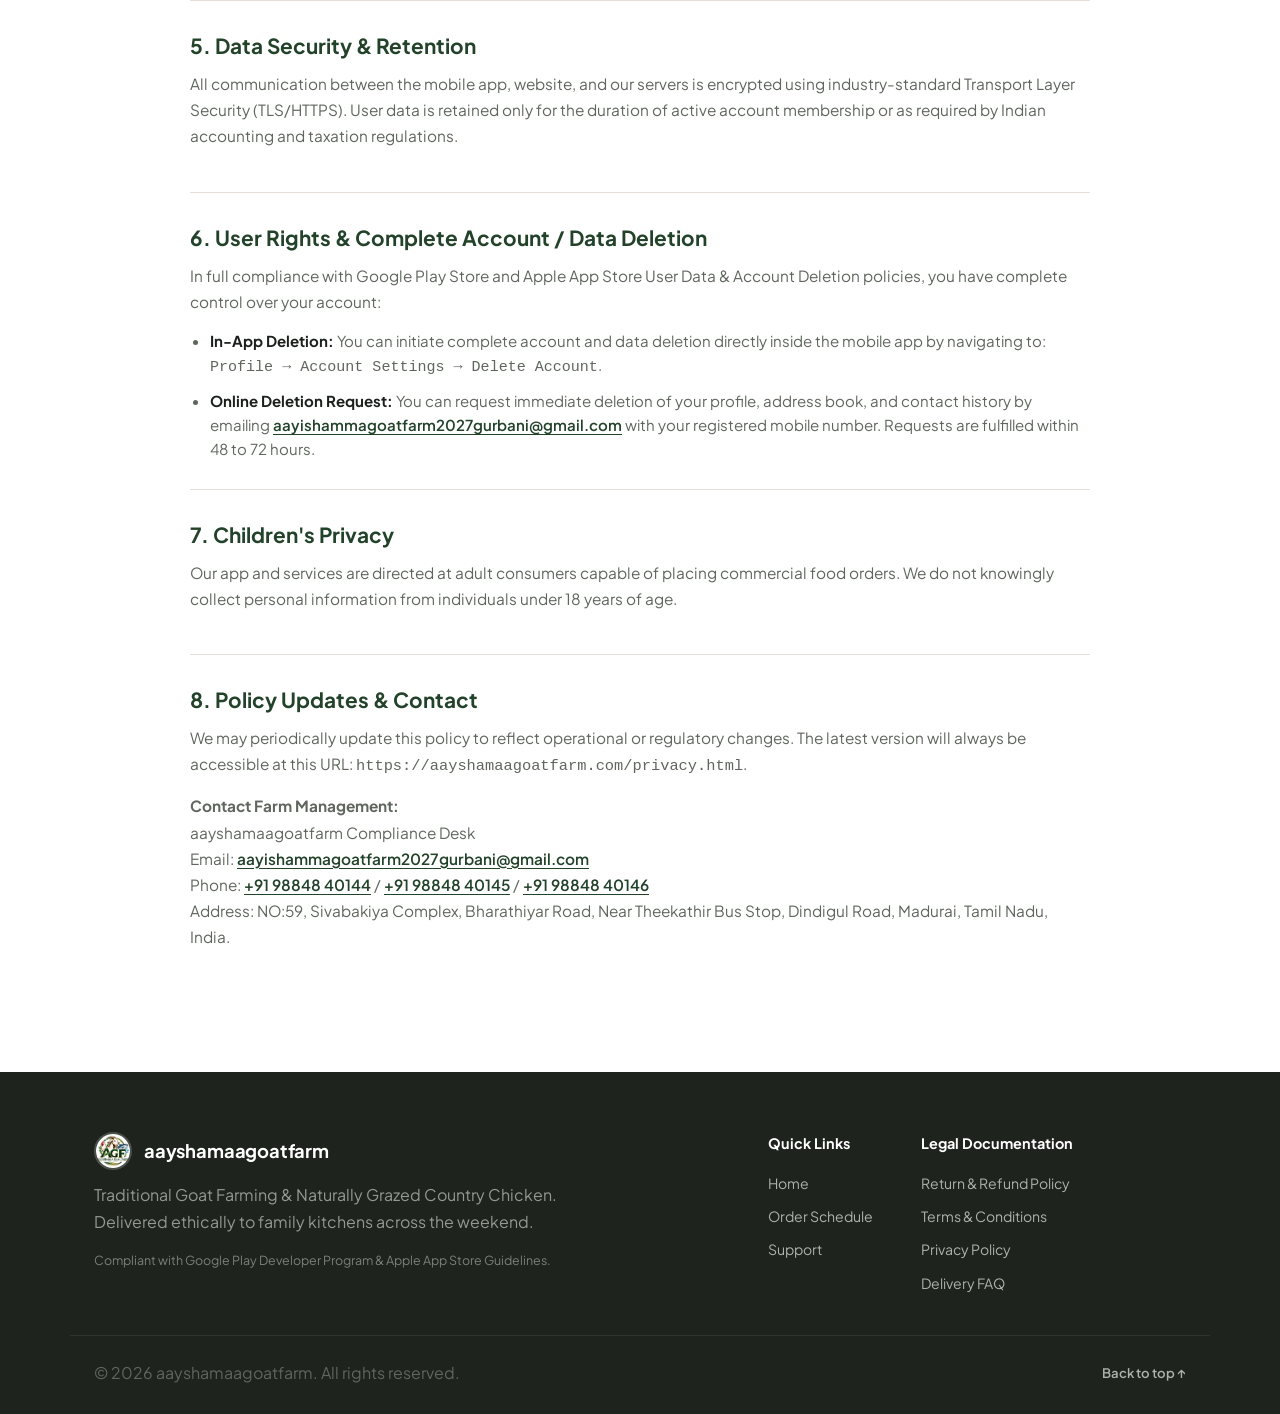
<file: privacy.html>
<!DOCTYPE html>
<html lang="en">
<head>
  <meta charset="UTF-8">
  <meta name="viewport" content="width=device-width, initial-scale=1.0">
  <title>Privacy Policy | aayshamaagoatfarm</title>
  <meta name="description" content="Official Privacy Policy for aayshamaagoatfarm mobile application and website, fully compliant with Google Play Store & Apple App Store developer program policies.">
  <link rel="preconnect" href="https://fonts.googleapis.com">
  <link rel="preconnect" href="https://fonts.gstatic.com" crossorigin>
  <link href="https://fonts.googleapis.com/css2?family=Plus+Jakarta+Sans:wght@400;500;600;700&family=Playfair+Display:ital,wght@0,600;0,700;1,400&family=JetBrains+Mono:wght@400;500&display=swap" rel="stylesheet">
  <link rel="icon" type="image/png" href="logo.png">
  <link rel="apple-touch-icon" href="logo.png">
  <link rel="stylesheet" href="style.css">
</head>
<body>

  <!-- Navigation -->
  <header class="site-header" id="site-header">
    <div class="container header-wrap">
      <a href="index.html#hero" class="brand">
        <img src="logo.png" alt="aayshamaagoatfarm Logo" class="brand-logo-img">
        <div class="brand-text">
          <span class="brand-title">aayshamaagoatfarm</span>
          <span class="brand-sub">Farm Fresh Meat &amp; Poultry</span>
        </div>
      </a>

      <nav class="nav-links" id="nav-links">
        <a href="index.html#hero" class="nav-link">Home</a>
        <a href="index.html#order-schedule" class="nav-link">Order Schedule</a>
        <a href="index.html#refund-policy" class="nav-link">Refund &amp; Cancellation</a>
        <a href="index.html#terms" class="nav-link">Terms</a>
        <a href="privacy.html" class="nav-link highlight-link">Privacy Policy</a>
        <a href="index.html#contact" class="nav-link">Support</a>
      </nav>

      <button class="mobile-toggle" id="mobile-toggle" aria-label="Toggle Navigation Menu">
        <span></span>
        <span></span>
        <span></span>
      </button>
    </div>
  </header>

  <main>
    <section class="section policy-section">
      <div class="container">
        <div class="policy-wrapper">
          <div class="policy-header">
            <div class="policy-tag">Official Developer Compliance</div>
            <h2>Privacy Policy</h2>
            <p class="effective-date">Effective Date: October 2026 &bull; Compliant with Google Play Developer Policies &amp; Apple App Store Guidelines</p>
          </div>

          <div class="policy-callout">
            <div class="callout-icon">
              <svg width="24" height="24" viewBox="0 0 24 24" fill="none" stroke="currentColor" stroke-width="2"><circle cx="12" cy="12" r="10"/><line x1="12" y1="8" x2="12" y2="12"/><line x1="12" y1="16" x2="12.01" y2="16"/></svg>
            </div>
            <div class="callout-text">
              <h4>Commitment to User Transparency &amp; Accurate Representation</h4>
              <p>This Privacy Policy clearly describes what data the <strong>aayshamaagoatfarm</strong> mobile application and website collect, why we need it, how it is handled, and your right to delete your personal data at any time.</p>
            </div>
          </div>

          <div class="policy-blocks">
            
            <div class="policy-block">
              <h3>1. Who We Are</h3>
              <p><strong>aayshamaagoatfarm</strong> is an agricultural livestock e-commerce platform based in Tamil Nadu, India. Our mobile app enables verified customers to book farm-fresh raw goat meat, free-range country chicken, and meat cuts from Monday through Friday for scheduled refrigerated delivery every Saturday and Sunday.</p>
              <p>For questions regarding this policy or our data practices, reach us at: <a href="mailto:aayishammagoatfarm2027gurbani@gmail.com" class="text-link">aayishammagoatfarm2027gurbani@gmail.com</a>.</p>
            </div>

            <div class="policy-block">
              <h3>2. Information We Collect</h3>
              <p>We only collect information strictly required to authenticate your profile and deliver perishable meat orders:</p>
              <ul>
                <li><strong>Personal Identity Information:</strong> Name, mobile phone number, and email address for account creation, login OTP authentication, and customer service.</li>
                <li><strong>Delivery &amp; Location Information:</strong> Physical delivery address, pincode, flat/door number, and optional GPS coordinates provided explicitly by you to route weekend meat deliveries to your door.</li>
                <li><strong>Payment Transaction Data:</strong> When placing orders, payment processing is handled entirely by authorized, RBI-compliant third-party payment gateways (Razorpay, UPI, Credit/Debit cards). <em>We never store your full card number, CVV, or banking PINs on our servers.</em></li>
                <li><strong>Device Information:</strong> Device model, OS version, and anonymous crash analytics to ensure app stability and prevent functionality failures.</li>
              </ul>
            </div>

            <div class="policy-block">
              <h3>3. How We Use Your Information</h3>
              <p>Your data is used solely for genuine, transparent purposes:</p>
              <ul>
                <li>To fulfill, prepare, and deliver weekend meat orders accurately.</li>
                <li>To send order confirmation, preparation status, and delivery dispatch SMS / WhatsApp updates.</li>
                <li>To compute and process eligible cancellation refunds according to our published Return and Refund Policy.</li>
                <li>To prevent fraud, multiple accounts abuse, and bot attacks.</li>
              </ul>
            </div>

            <div class="policy-block">
              <h3>4. Third-Party Services &amp; Disclosures</h3>
              <p>We do not sell, rent, or trade your personal data to any marketing agencies or third parties. We share limited necessary data only with:</p>
              <ul>
                <li><strong>Payment Gateways:</strong> Secure tokenized payment communication to process orders and refunds.</li>
                <li><strong>Delivery Personnel:</strong> Your delivery address and phone number are shared with designated delivery couriers strictly during active weekend dispatch windows.</li>
                <li><strong>SMS / OTP Gateways:</strong> To transmit login OTPs and order status notifications.</li>
              </ul>
            </div>

            <div class="policy-block">
              <h3>5. Data Security &amp; Retention</h3>
              <p>All communication between the mobile app, website, and our servers is encrypted using industry-standard Transport Layer Security (TLS/HTTPS). User data is retained only for the duration of active account membership or as required by Indian accounting and taxation regulations.</p>
            </div>

            <div class="policy-block highlight-block">
              <h3>6. User Rights &amp; Complete Account / Data Deletion</h3>
              <p>In full compliance with Google Play Store and Apple App Store User Data &amp; Account Deletion policies, you have complete control over your account:</p>
              <ul>
                <li><strong>In-App Deletion:</strong> You can initiate complete account and data deletion directly inside the mobile app by navigating to: <code>Profile &rarr; Account Settings &rarr; Delete Account</code>.</li>
                <li><strong>Online Deletion Request:</strong> You can request immediate deletion of your profile, address book, and contact history by emailing <a href="mailto:aayishammagoatfarm2027gurbani@gmail.com" class="text-link">aayishammagoatfarm2027gurbani@gmail.com</a> with your registered mobile number. Requests are fulfilled within 48 to 72 hours.</li>
              </ul>
            </div>

            <div class="policy-block">
              <h3>7. Children's Privacy</h3>
              <p>Our app and services are directed at adult consumers capable of placing commercial food orders. We do not knowingly collect personal information from individuals under 18 years of age.</p>
            </div>

            <div class="policy-block">
              <h3>8. Policy Updates &amp; Contact</h3>
              <p>We may periodically update this policy to reflect operational or regulatory changes. The latest version will always be accessible at this URL: <code>https://aayshamaagoatfarm.com/privacy.html</code>.</p>
              <p><strong>Contact Farm Management:</strong><br>
              aayshamaagoatfarm Compliance Desk<br>
              Email: <a href="mailto:aayishammagoatfarm2027gurbani@gmail.com" class="text-link">aayishammagoatfarm2027gurbani@gmail.com</a><br>
              Phone: <a href="tel:+919884840144" class="text-link">+91 98848 40144</a> / <a href="tel:+919884840145" class="text-link">+91 98848 40145</a> / <a href="tel:+919884840146" class="text-link">+91 98848 40146</a><br>
              Address: NO:59, Sivabakiya Complex, Bharathiyar Road, Near Theekathir Bus Stop, Dindigul Road, Madurai, Tamil Nadu, India.
              </p>
            </div>

          </div>
        </div>
      </div>
    </section>
  </main>

  <!-- Footer -->
  <footer class="site-footer">
    <div class="container footer-content">
      <div class="footer-left">
        <div class="footer-brand-wrap">
          <img src="logo.png" alt="aayshamaagoatfarm Logo" class="footer-logo-img">
          <div class="brand-title text-white">aayshamaagoatfarm</div>
        </div>
        <p class="footer-desc">Traditional Goat Farming & Naturally Grazed Country Chicken. Delivered ethically to family kitchens across the weekend.</p>
        <div class="compliance-text">
          <span>Compliant with Google Play Developer Program &amp; Apple App Store Guidelines.</span>
        </div>
      </div>

      <div class="footer-links">
        <div class="footer-col">
          <strong>Quick Links</strong>
          <a href="index.html#hero">Home</a>
          <a href="index.html#order-schedule">Order Schedule</a>
          <a href="index.html#contact">Support</a>
        </div>

        <div class="footer-col">
          <strong>Legal Documentation</strong>
          <a href="index.html#refund-policy">Return &amp; Refund Policy</a>
          <a href="index.html#terms">Terms &amp; Conditions</a>
          <a href="privacy.html">Privacy Policy</a>
          <a href="index.html#faq">Delivery FAQ</a>
        </div>
      </div>
    </div>

    <div class="container footer-bottom">
      <p>&copy; <span id="currentYear"></span> aayshamaagoatfarm. All rights reserved.</p>
      <a href="#site-header" class="back-to-top">Back to top &uarr;</a>
    </div>
  </footer>

  <script src="script.js"></script>
</body>
</html>
</file>
<file: style.css>
/* 
  aayshamaagoatfarm - Design System & Styles
  Earthy, artisanal, high-trust agrarian aesthetic.
  No generic AI neon/futuristic gradients.
*/

:root {
  /* Color Palette: Warm Organic Earth & Pastoral Greens */
  --color-bg: #FAF8F5;              /* Creamy eggshell white background */
  --color-surface: #FFFFFF;         /* Clean white card surface */
  --color-surface-soft: #F4EFEA;    /* Soft beige / stone */
  --color-surface-dark: #1E231D;    /* Deep pasture charcoal */
  --color-forest: #224229;          /* Deep pasture green */
  --color-forest-hover: #18331E;
  --color-sage: #506953;            /* Subdued earthy sage */
  --color-terracotta: #A44A3F;      /* Rich terracotta / earthen clay */
  --color-ochre: #C07D2B;           /* Warm harvest amber */
  --color-ochre-light: #FDF6EC;     /* Light amber tint */
  --color-alert-bg: #FDEDEB;        /* Light terracotta alert tint */
  
  --color-text-main: #1C201D;       /* High-contrast readable charcoal */
  --color-text-muted: #5F665D;      /* Slate greenish-gray text */
  --color-text-light: #8E968B;
  --color-border: #E5DFD7;          /* Gentle natural border */
  --color-border-focus: #224229;

  /* Typography */
  --font-body: 'Plus Jakarta Sans', system-ui, -apple-system, sans-serif;
  --font-serif: 'Playfair Display', Georgia, serif;
  --font-mono: 'JetBrains Mono', monospace;

  /* Radii & Shadows */
  --radius-sm: 6px;
  --radius-md: 10px;
  --radius-lg: 16px;
  --radius-pill: 9999px;

  --shadow-subtle: 0 1px 3px rgba(34, 40, 32, 0.05);
  --shadow-card: 0 4px 16px rgba(30, 35, 29, 0.06);
  --shadow-hover: 0 12px 28px rgba(30, 35, 29, 0.1);

  --transition-smooth: all 0.25s cubic-bezier(0.16, 1, 0.3, 1);
}

/* Reset & Box Sizing */
*, *::before, *::after {
  box-sizing: border-box;
  margin: 0;
  padding: 0;
}

html {
  scroll-behavior: smooth;
  scroll-padding-top: 80px;
}

body {
  font-family: var(--font-body);
  background-color: var(--color-bg);
  color: var(--color-text-main);
  line-height: 1.65;
  -webkit-font-smoothing: antialiased;
  -moz-osx-font-smoothing: grayscale;
}

/* Base Elements */
h1, h2, h3, h4 {
  color: var(--color-text-main);
  font-weight: 700;
  line-height: 1.25;
}

p {
  color: var(--color-text-muted);
  font-size: 1rem;
}

a {
  color: inherit;
  text-decoration: none;
  transition: var(--transition-smooth);
}

.container {
  max-width: 1140px;
  margin: 0 auto;
  padding: 0 24px;
}

/* Top Announcement Bar */
.top-bar {
  background-color: var(--color-forest);
  color: #EDF3EE;
  font-size: 0.85rem;
  padding: 9px 0;
  border-bottom: 1px solid rgba(255, 255, 255, 0.08);
}

.top-bar-content {
  display: flex;
  align-items: center;
  justify-content: center;
  gap: 12px;
  flex-wrap: wrap;
  text-align: center;
}

.top-bar .badge {
  background-color: var(--color-terracotta);
  color: #FFFFFF;
  font-size: 0.72rem;
  font-weight: 700;
  text-transform: uppercase;
  letter-spacing: 0.05em;
  padding: 2px 8px;
  border-radius: var(--radius-pill);
}

.top-link {
  color: #A3D8B0;
  font-weight: 600;
  text-decoration: underline;
  text-underline-offset: 3px;
}

.top-link:hover {
  color: #FFFFFF;
}

/* Header */
.site-header {
  position: sticky;
  top: 0;
  z-index: 1000;
  background-color: rgba(250, 248, 245, 0.94);
  backdrop-filter: blur(10px);
  border-bottom: 1px solid var(--color-border);
  transition: var(--transition-smooth);
}

.header-wrap {
  display: flex;
  align-items: center;
  justify-content: space-between;
  height: 72px;
}

.brand {
  display: flex;
  align-items: center;
  gap: 12px;
}

.brand-logo-img {
  width: 46px;
  height: 46px;
  border-radius: 50%;
  object-fit: cover;
  border: 2px solid rgba(34, 66, 41, 0.25);
  box-shadow: 0 2px 8px rgba(0, 0, 0, 0.08);
  transition: var(--transition-smooth);
}

.brand:hover .brand-logo-img {
  transform: scale(1.05);
  border-color: var(--color-forest);
}

.brand-symbol {
  width: 42px;
  height: 42px;
  background-color: var(--color-forest);
  color: #FAF8F5;
  border-radius: var(--radius-md);
  display: flex;
  align-items: center;
  justify-content: center;
}

.brand-text {
  display: flex;
  flex-direction: column;
}

.brand-title {
  font-weight: 700;
  font-size: 1.15rem;
  color: var(--color-forest);
  letter-spacing: -0.01em;
}

.brand-sub {
  font-size: 0.76rem;
  color: var(--color-text-muted);
  font-weight: 500;
}

.nav-links {
  display: flex;
  align-items: center;
  gap: 28px;
}

.nav-link {
  font-size: 0.92rem;
  font-weight: 600;
  color: var(--color-text-muted);
  padding: 6px 0;
  position: relative;
}

.nav-link:hover {
  color: var(--color-forest);
}

.nav-link.highlight-link {
  color: var(--color-terracotta);
  border-bottom: 2px solid var(--color-terracotta);
}

.mobile-toggle {
  display: none;
  background: none;
  border: none;
  cursor: pointer;
  flex-direction: column;
  gap: 5px;
  padding: 6px;
}

.mobile-toggle span {
  width: 22px;
  height: 2px;
  background-color: var(--color-text-main);
  transition: var(--transition-smooth);
}

/* Buttons */
.btn {
  display: inline-flex;
  align-items: center;
  gap: 8px;
  padding: 12px 22px;
  border-radius: var(--radius-md);
  font-size: 0.95rem;
  font-weight: 600;
  cursor: pointer;
  transition: var(--transition-smooth);
  border: 1px solid transparent;
}

.btn-primary {
  background-color: var(--color-forest);
  color: #FFFFFF;
}

.btn-primary:hover {
  background-color: var(--color-forest-hover);
  transform: translateY(-1px);
  box-shadow: 0 4px 12px rgba(34, 66, 41, 0.2);
}

.btn-outline {
  background-color: transparent;
  border-color: var(--color-border);
  color: var(--color-text-main);
}

.btn-outline:hover {
  background-color: var(--color-surface);
  border-color: var(--color-forest);
}

.btn-block {
  width: 100%;
  justify-content: center;
}

/* Hero Section */
.hero {
  padding: 64px 0 72px;
  border-bottom: 1px solid var(--color-border);
  background: radial-gradient(circle at 100% 0%, rgba(34, 66, 41, 0.05) 0%, transparent 60%);
}

.hero-layout {
  display: grid;
  grid-template-columns: 1.15fr 0.85fr;
  gap: 48px;
  align-items: center;
}

.pill-tag {
  display: inline-flex;
  align-items: center;
  gap: 8px;
  padding: 5px 14px;
  background-color: var(--color-surface-soft);
  border: 1px solid var(--color-border);
  border-radius: var(--radius-pill);
  font-size: 0.82rem;
  font-weight: 600;
  color: var(--color-forest);
  margin-bottom: 20px;
}

.pill-tag .dot {
  width: 7px;
  height: 7px;
  background-color: var(--color-forest);
  border-radius: 50%;
}

.hero-text h1 {
  font-size: 2.85rem;
  font-family: var(--font-serif);
  line-height: 1.18;
  color: var(--color-forest);
  margin-bottom: 20px;
  letter-spacing: -0.02em;
}

.hero-desc {
  font-size: 1.1rem;
  color: var(--color-text-muted);
  margin-bottom: 32px;
  max-width: 580px;
}

.hero-actions {
  display: flex;
  gap: 16px;
  flex-wrap: wrap;
  margin-bottom: 36px;
}

.compliance-badges {
  display: flex;
  gap: 20px;
  flex-wrap: wrap;
  padding-top: 20px;
  border-top: 1px solid var(--color-border);
}

.c-badge {
  display: flex;
  align-items: center;
  gap: 7px;
  font-size: 0.85rem;
  font-weight: 600;
  color: var(--color-text-muted);
}

.c-badge svg {
  color: var(--color-forest);
}

/* Glass & Summary Card in Hero / Section 2 */
.summary-card,
.hero-showcase-card,
.full-schedule-card {
  background-color: var(--color-surface);
  border: 1px solid var(--color-border);
  border-radius: var(--radius-lg);
  padding: 32px;
  box-shadow: var(--shadow-card);
  transition: var(--transition-smooth);
}

.summary-card:hover,
.hero-showcase-card:hover,
.full-schedule-card:hover {
  box-shadow: var(--shadow-hover);
}

/* Hero Showcase Card */
.hero-showcase-card {
  position: relative;
  overflow: hidden;
  background: linear-gradient(145deg, #FFFFFF 0%, #F9F7F3 100%);
  border: 1px solid rgba(34, 66, 41, 0.15);
  text-align: center;
}

.hero-logo-display {
  display: flex;
  justify-content: center;
  align-items: center;
  margin-bottom: 16px;
}

.showcase-logo-img {
  width: 140px;
  height: 140px;
  border-radius: 50%;
  object-fit: cover;
  box-shadow: 0 10px 24px rgba(34, 66, 41, 0.15);
  border: 4px solid #FFFFFF;
  transition: var(--transition-smooth);
}

.showcase-logo-img:hover {
  transform: scale(1.04) rotate(1deg);
  box-shadow: 0 14px 30px rgba(34, 66, 41, 0.22);
}

.showcase-badge {
  display: inline-flex;
  align-items: center;
  gap: 8px;
  background-color: #EBF3ED;
  color: var(--color-forest);
  padding: 6px 14px;
  border-radius: var(--radius-pill);
  font-size: 0.82rem;
  font-weight: 700;
  margin-bottom: 18px;
}

.hero-showcase-card h3 {
  font-size: 1.35rem;
  color: var(--color-forest);
  margin-bottom: 12px;
  font-family: var(--font-serif);
}

.showcase-text {
  font-size: 0.94rem;
  color: var(--color-text-muted);
  line-height: 1.6;
  margin-bottom: 24px;
}

.showcase-stats {
  display: grid;
  grid-template-columns: repeat(3, 1fr);
  gap: 12px;
  margin-bottom: 22px;
  padding: 16px 0;
  border-top: 1px solid var(--color-border);
  border-bottom: 1px solid var(--color-border);
}

.s-stat {
  display: flex;
  flex-direction: column;
  gap: 4px;
}

.s-stat strong {
  font-size: 1.15rem;
  color: var(--color-forest);
  font-family: var(--font-serif);
}

.s-stat span {
  font-size: 0.74rem;
  color: var(--color-text-muted);
  font-weight: 600;
  line-height: 1.3;
}

.showcase-highlight {
  display: flex;
  align-items: center;
  gap: 10px;
  font-size: 0.82rem;
  color: var(--color-ochre);
  font-weight: 600;
}

.highlight-dot {
  width: 8px;
  height: 8px;
  border-radius: 50%;
  background-color: var(--color-ochre);
  box-shadow: 0 0 0 3px rgba(192, 125, 43, 0.25);
}

/* Schedule Showcase Section (Section 2) */
.schedule-showcase-section {
  background-color: #F8F5F0;
  border-bottom: 1px solid var(--color-border);
  padding: 72px 0;
}

.schedule-timeline-container {
  max-width: 720px;
  margin: 0 auto;
}

.full-schedule-card {
  padding: 36px 40px;
}

.expanded-timeline .t-item {
  grid-template-columns: 120px 1fr;
  gap: 20px;
}

.expanded-timeline .t-body strong {
  font-size: 1rem;
}

.expanded-timeline .t-body p {
  font-size: 0.88rem;
}

.text-link {
  color: var(--color-forest);
  font-weight: 600;
  text-decoration: underline;
  text-underline-offset: 3px;
}

.text-link:hover {
  color: var(--color-terracotta);
}

.card-header {
  display: flex;
  align-items: center;
  gap: 10px;
  margin-bottom: 24px;
  padding-bottom: 14px;
  border-bottom: 1px solid var(--color-border);
}

.farm-indicator {
  width: 10px;
  height: 10px;
  background-color: var(--color-ochre);
  border-radius: 50%;
  box-shadow: 0 0 0 3px rgba(192, 125, 43, 0.2);
}

.card-header h3 {
  font-size: 1.15rem;
  font-weight: 700;
  color: var(--color-forest);
}

.timeline-quick {
  display: flex;
  flex-direction: column;
  gap: 20px;
}

.t-item {
  display: grid;
  grid-template-columns: 105px 1fr;
  gap: 16px;
  align-items: start;
}

.t-marker {
  font-size: 0.8rem;
  font-weight: 700;
  padding: 4px 8px;
  border-radius: var(--radius-sm);
  background-color: var(--color-surface-soft);
  text-align: center;
  color: var(--color-text-main);
  border: 1px solid var(--color-border);
}

.t-item.warn .t-marker {
  background-color: #F7EFE2;
  color: #8C5815;
  border-color: #E2CFB4;
}

.t-item.alert .t-marker {
  background-color: var(--color-alert-bg);
  color: var(--color-terracotta);
  border-color: #F0CBC5;
}

.t-item.success .t-marker {
  background-color: #E9F2EB;
  color: var(--color-forest);
  border-color: #C8E0CD;
}

.t-body strong {
  display: block;
  font-size: 0.92rem;
  color: var(--color-text-main);
  margin-bottom: 2px;
}

.t-body p {
  font-size: 0.82rem;
  line-height: 1.4;
  color: var(--color-text-muted);
}

.card-footer-note {
  margin-top: 24px;
  padding-top: 14px;
  border-top: 1px dashed var(--color-border);
  font-size: 0.78rem;
  color: var(--color-text-light);
  text-align: center;
}

/* Standard Section Layouts */
.section {
  padding: 80px 0;
}

.section-title-wrap {
  text-align: center;
  max-width: 680px;
  margin: 0 auto 52px;
}

.sub-heading {
  display: block;
  text-transform: uppercase;
  font-size: 0.78rem;
  letter-spacing: 0.1em;
  font-weight: 700;
  color: var(--color-ochre);
  margin-bottom: 8px;
}

.section-title-wrap h2 {
  font-size: 2.2rem;
  color: var(--color-forest);
  margin-bottom: 12px;
  font-family: var(--font-serif);
}

.section-sub {
  font-size: 1.05rem;
  color: var(--color-text-muted);
}

/* About / Features Grid */
.features-grid {
  display: grid;
  grid-template-columns: repeat(3, 1fr);
  gap: 28px;
}

.feature-card {
  background-color: var(--color-surface);
  border: 1px solid var(--color-border);
  border-radius: var(--radius-md);
  padding: 32px 24px;
  transition: var(--transition-smooth);
}

.feature-card:hover {
  transform: translateY(-4px);
  border-color: var(--color-forest);
  box-shadow: var(--shadow-card);
}

.feature-icon {
  width: 48px;
  height: 48px;
  background-color: var(--color-surface-soft);
  color: var(--color-forest);
  border-radius: var(--radius-md);
  display: flex;
  align-items: center;
  justify-content: center;
  margin-bottom: 20px;
}

.feature-card h3 {
  font-size: 1.18rem;
  margin-bottom: 10px;
  color: var(--color-forest);
}

.feature-card p {
  font-size: 0.92rem;
  line-height: 1.6;
}

/* Schedule Track Component */
.schedule-section {
  background-color: var(--color-surface-soft);
  border-top: 1px solid var(--color-border);
  border-bottom: 1px solid var(--color-border);
}

.schedule-track {
  display: grid;
  grid-template-columns: repeat(3, 1fr);
  gap: 24px;
}

.day-card {
  background-color: var(--color-surface);
  border: 1px solid var(--color-border);
  border-radius: var(--radius-md);
  padding: 28px;
  display: flex;
  flex-direction: column;
  position: relative;
  transition: var(--transition-smooth);
}

.day-card:hover {
  box-shadow: var(--shadow-card);
}

.day-card.highlight-border {
  border: 2px solid var(--color-ochre);
}

.day-badge {
  display: inline-block;
  align-self: flex-start;
  padding: 4px 10px;
  background-color: var(--color-surface-soft);
  color: var(--color-forest);
  font-size: 0.78rem;
  font-weight: 700;
  border-radius: var(--radius-sm);
  margin-bottom: 16px;
}

.day-badge.warning-bg {
  background-color: #FDF3E7;
  color: var(--color-ochre);
}

.day-badge.success-bg {
  background-color: #E8F4EB;
  color: var(--color-forest);
}

.day-card h4 {
  font-size: 1.15rem;
  color: var(--color-forest);
  margin-bottom: 10px;
}

.day-card p {
  font-size: 0.92rem;
  margin-bottom: 24px;
  flex-grow: 1;
}

.status-pill {
  font-size: 0.78rem;
  font-weight: 700;
  padding: 6px 12px;
  border-radius: var(--radius-pill);
  text-align: center;
}

.status-ok {
  background-color: #EBF5EE;
  color: #266938;
}

.status-warn {
  background-color: #FDF1EE;
  color: var(--color-terracotta);
}

.status-lock {
  background-color: #EEF1F0;
  color: var(--color-text-muted);
}

/* Policy Section (The Core Compliance Part) */
.policy-section {
  background-color: var(--color-surface);
}

.policy-wrapper {
  max-width: 900px;
  margin: 0 auto;
}

.policy-header {
  border-bottom: 1px solid var(--color-border);
  padding-bottom: 24px;
  margin-bottom: 32px;
}

.policy-tag {
  display: inline-block;
  font-size: 0.78rem;
  font-weight: 700;
  color: var(--color-terracotta);
  text-transform: uppercase;
  letter-spacing: 0.08em;
  margin-bottom: 8px;
}

.policy-header h2 {
  font-size: 2.4rem;
  color: var(--color-forest);
  font-family: var(--font-serif);
  margin-bottom: 8px;
}

.effective-date {
  font-size: 0.88rem;
  color: var(--color-text-light);
}

/* Callout Box */
.policy-callout {
  display: flex;
  gap: 16px;
  background-color: var(--color-alert-bg);
  border-left: 4px solid var(--color-terracotta);
  border-radius: var(--radius-sm);
  padding: 20px 24px;
  margin-bottom: 36px;
}

.callout-icon {
  color: var(--color-terracotta);
  flex-shrink: 0;
  margin-top: 2px;
}

.callout-text h4 {
  font-size: 1rem;
  color: var(--color-terracotta);
  margin-bottom: 4px;
}

.callout-text p {
  font-size: 0.9rem;
  color: #552722;
  margin: 0;
}

/* Policy Blocks */
.policy-blocks {
  display: flex;
  flex-direction: column;
  gap: 32px;
}

.policy-block {
  padding-bottom: 28px;
  border-bottom: 1px solid var(--color-border);
}

.policy-block:last-child {
  border-bottom: none;
}

.policy-block h3 {
  font-size: 1.3rem;
  color: var(--color-forest);
  margin-bottom: 12px;
}

.policy-block p {
  font-size: 0.96rem;
  line-height: 1.7;
  margin-bottom: 14px;
}

.policy-block ul {
  padding-left: 20px;
  display: flex;
  flex-direction: column;
  gap: 10px;
  margin-top: 10px;
}

.policy-block li {
  font-size: 0.94rem;
  color: var(--color-text-muted);
  line-height: 1.6;
}

.policy-block li strong {
  color: var(--color-text-main);
}

/* Table Style */
.table-responsive {
  overflow-x: auto;
  margin: 20px 0;
  border-radius: var(--radius-md);
  border: 1px solid var(--color-border);
}

.policy-table {
  width: 100%;
  border-collapse: collapse;
  text-align: left;
  font-size: 0.92rem;
  background-color: var(--color-surface);
}

.policy-table th {
  background-color: var(--color-surface-soft);
  color: var(--color-forest);
  font-weight: 700;
  padding: 14px 18px;
  border-bottom: 1px solid var(--color-border);
}

.policy-table td {
  padding: 16px 18px;
  border-bottom: 1px solid var(--color-border);
  vertical-align: top;
  line-height: 1.5;
}

.policy-table tr:last-child td {
  border-bottom: none;
}

.text-muted {
  font-size: 0.8rem;
  color: var(--color-text-light);
}

.tag-refund {
  display: inline-block;
  padding: 4px 10px;
  border-radius: var(--radius-sm);
  font-weight: 700;
  font-size: 0.82rem;
}

.tag-full {
  background-color: #E8F5EB;
  color: #1F6932;
}

.tag-half {
  background-color: #FFF2E0;
  color: #A35A00;
}

.tag-none {
  background-color: #FEECEB;
  color: #A62F24;
}

/* Terms Grid */
.terms-section {
  background-color: var(--color-bg);
  border-top: 1px solid var(--color-border);
}

.terms-grid {
  display: grid;
  grid-template-columns: repeat(2, 1fr);
  gap: 24px;
}

.term-card {
  background-color: var(--color-surface);
  border: 1px solid var(--color-border);
  border-radius: var(--radius-md);
  padding: 26px;
  transition: var(--transition-smooth);
}

.term-card:hover {
  border-color: var(--color-forest);
}

.term-card h4 {
  font-size: 1.05rem;
  color: var(--color-forest);
  margin-bottom: 10px;
}

.term-card p {
  font-size: 0.9rem;
  line-height: 1.6;
}

/* Accordion FAQ */
.faq-section {
  background-color: var(--color-surface-soft);
  border-top: 1px solid var(--color-border);
}

.faq-accordion {
  max-width: 800px;
  margin: 0 auto;
  display: flex;
  flex-direction: column;
  gap: 12px;
}

.faq-item {
  background-color: var(--color-surface);
  border: 1px solid var(--color-border);
  border-radius: var(--radius-md);
  overflow: hidden;
  transition: var(--transition-smooth);
}

.faq-question {
  width: 100%;
  text-align: left;
  background: none;
  border: none;
  padding: 20px 24px;
  display: flex;
  justify-content: space-between;
  align-items: center;
  font-size: 1.02rem;
  font-weight: 600;
  color: var(--color-text-main);
  cursor: pointer;
  transition: var(--transition-smooth);
}

.faq-question:hover {
  color: var(--color-forest);
}

.faq-icon {
  font-size: 1.3rem;
  color: var(--color-text-light);
  line-height: 1;
  transition: transform 0.2s ease;
}

.faq-item.active .faq-icon {
  transform: rotate(45deg);
  color: var(--color-terracotta);
}

.faq-answer {
  max-height: 0;
  overflow: hidden;
  transition: max-height 0.3s ease-out;
  padding: 0 24px;
}

.faq-item.active .faq-answer {
  padding-bottom: 20px;
}

.faq-answer p {
  font-size: 0.92rem;
  line-height: 1.6;
}

/* Contact Section */
.contact-section {
  background-color: var(--color-bg);
}

.contact-card {
  background-color: var(--color-forest);
  border-radius: var(--radius-lg);
  padding: 50px;
  display: grid;
  grid-template-columns: 1fr 1fr;
  gap: 48px;
  color: #FFFFFF;
}

.text-white {
  color: #FFFFFF !important;
}

.contact-info h2 {
  color: #FFFFFF;
  font-family: var(--font-serif);
  font-size: 2.2rem;
  margin-bottom: 16px;
}

.contact-info p {
  color: #D3E0D6;
  font-size: 1rem;
  margin-bottom: 32px;
}

.contact-details {
  display: flex;
  flex-direction: column;
  gap: 20px;
}

.contact-row {
  display: flex;
  align-items: flex-start;
  gap: 14px;
}

.contact-row svg {
  color: #8FD8A4;
  margin-top: 3px;
  flex-shrink: 0;
}

.contact-row strong {
  display: block;
  font-size: 0.85rem;
  text-transform: uppercase;
  letter-spacing: 0.05em;
  color: #A6C7AD;
}

.contact-row span {
  font-size: 0.95rem;
  color: #FFFFFF;
}

/* Contact Form Box */
.contact-form-box {
  background-color: #FFFFFF;
  border-radius: var(--radius-md);
  padding: 32px;
  color: var(--color-text-main);
}

.contact-form-box h3 {
  font-size: 1.25rem;
  margin-bottom: 20px;
  color: var(--color-forest);
}

.form-group {
  margin-bottom: 16px;
}

.form-group label {
  display: block;
  font-size: 0.82rem;
  font-weight: 600;
  color: var(--color-text-main);
  margin-bottom: 6px;
}

.form-group input,
.form-group select,
.form-group textarea {
  width: 100%;
  padding: 10px 14px;
  border: 1px solid var(--color-border);
  border-radius: var(--radius-sm);
  font-family: inherit;
  font-size: 0.92rem;
  background-color: var(--color-bg);
  transition: var(--transition-smooth);
}

.form-group input:focus,
.form-group select:focus,
.form-group textarea:focus {
  outline: none;
  border-color: var(--color-forest);
  background-color: #FFFFFF;
}

/* Footer */
.site-footer {
  background-color: var(--color-surface-dark);
  color: #ACB3AA;
  padding: 60px 0 30px;
  font-size: 0.88rem;
}

.footer-content {
  display: grid;
  grid-template-columns: 1.5fr 1fr;
  gap: 48px;
  padding-bottom: 40px;
  border-bottom: 1px solid rgba(255, 255, 255, 0.08);
}

.footer-brand-wrap {
  display: flex;
  align-items: center;
  gap: 12px;
  margin-bottom: 8px;
}

.footer-logo-img {
  width: 38px;
  height: 38px;
  border-radius: 50%;
  object-fit: cover;
  border: 2px solid rgba(255, 255, 255, 0.2);
}

.footer-desc {
  color: #929A90;
  margin: 12px 0 16px;
  max-width: 480px;
}

.compliance-text {
  font-size: 0.78rem;
  color: #798277;
  max-width: 480px;
  line-height: 1.5;
}

.footer-links {
  display: flex;
  gap: 48px;
}

.footer-col {
  display: flex;
  flex-direction: column;
  gap: 10px;
}

.footer-col strong {
  color: #FFFFFF;
  font-size: 0.9rem;
  margin-bottom: 6px;
}

.footer-col a:hover {
  color: #FFFFFF;
}

.footer-bottom {
  display: flex;
  justify-content: space-between;
  align-items: center;
  padding-top: 24px;
  font-size: 0.82rem;
  color: #798277;
}

.back-to-top {
  color: #ACB3AA;
  font-weight: 600;
}

.back-to-top:hover {
  color: #FFFFFF;
}

/* Responsive Breakpoints */
@media (max-width: 992px) {
  .hero-layout {
    grid-template-columns: 1fr;
    gap: 40px;
  }

  .contact-card {
    grid-template-columns: 1fr;
    padding: 36px 24px;
  }

  .features-grid,
  .schedule-track {
    grid-template-columns: 1fr;
  }

  .terms-grid {
    grid-template-columns: 1fr;
  }

  .footer-content {
    grid-template-columns: 1fr;
    gap: 32px;
  }
}

@media (max-width: 768px) {
  .hero-text h1 {
    font-size: 2.2rem;
  }

  .mobile-toggle {
    display: flex;
  }

  .nav-links {
    position: absolute;
    top: 72px;
    left: 0;
    right: 0;
    background-color: var(--color-bg);
    border-bottom: 1px solid var(--color-border);
    flex-direction: column;
    padding: 24px;
    gap: 18px;
    display: none;
    box-shadow: 0 10px 20px rgba(0, 0, 0, 0.05);
  }

  .nav-links.active {
    display: flex;
  }

  .footer-bottom {
    flex-direction: column;
    gap: 14px;
    text-align: center;
  }
}
</file>
